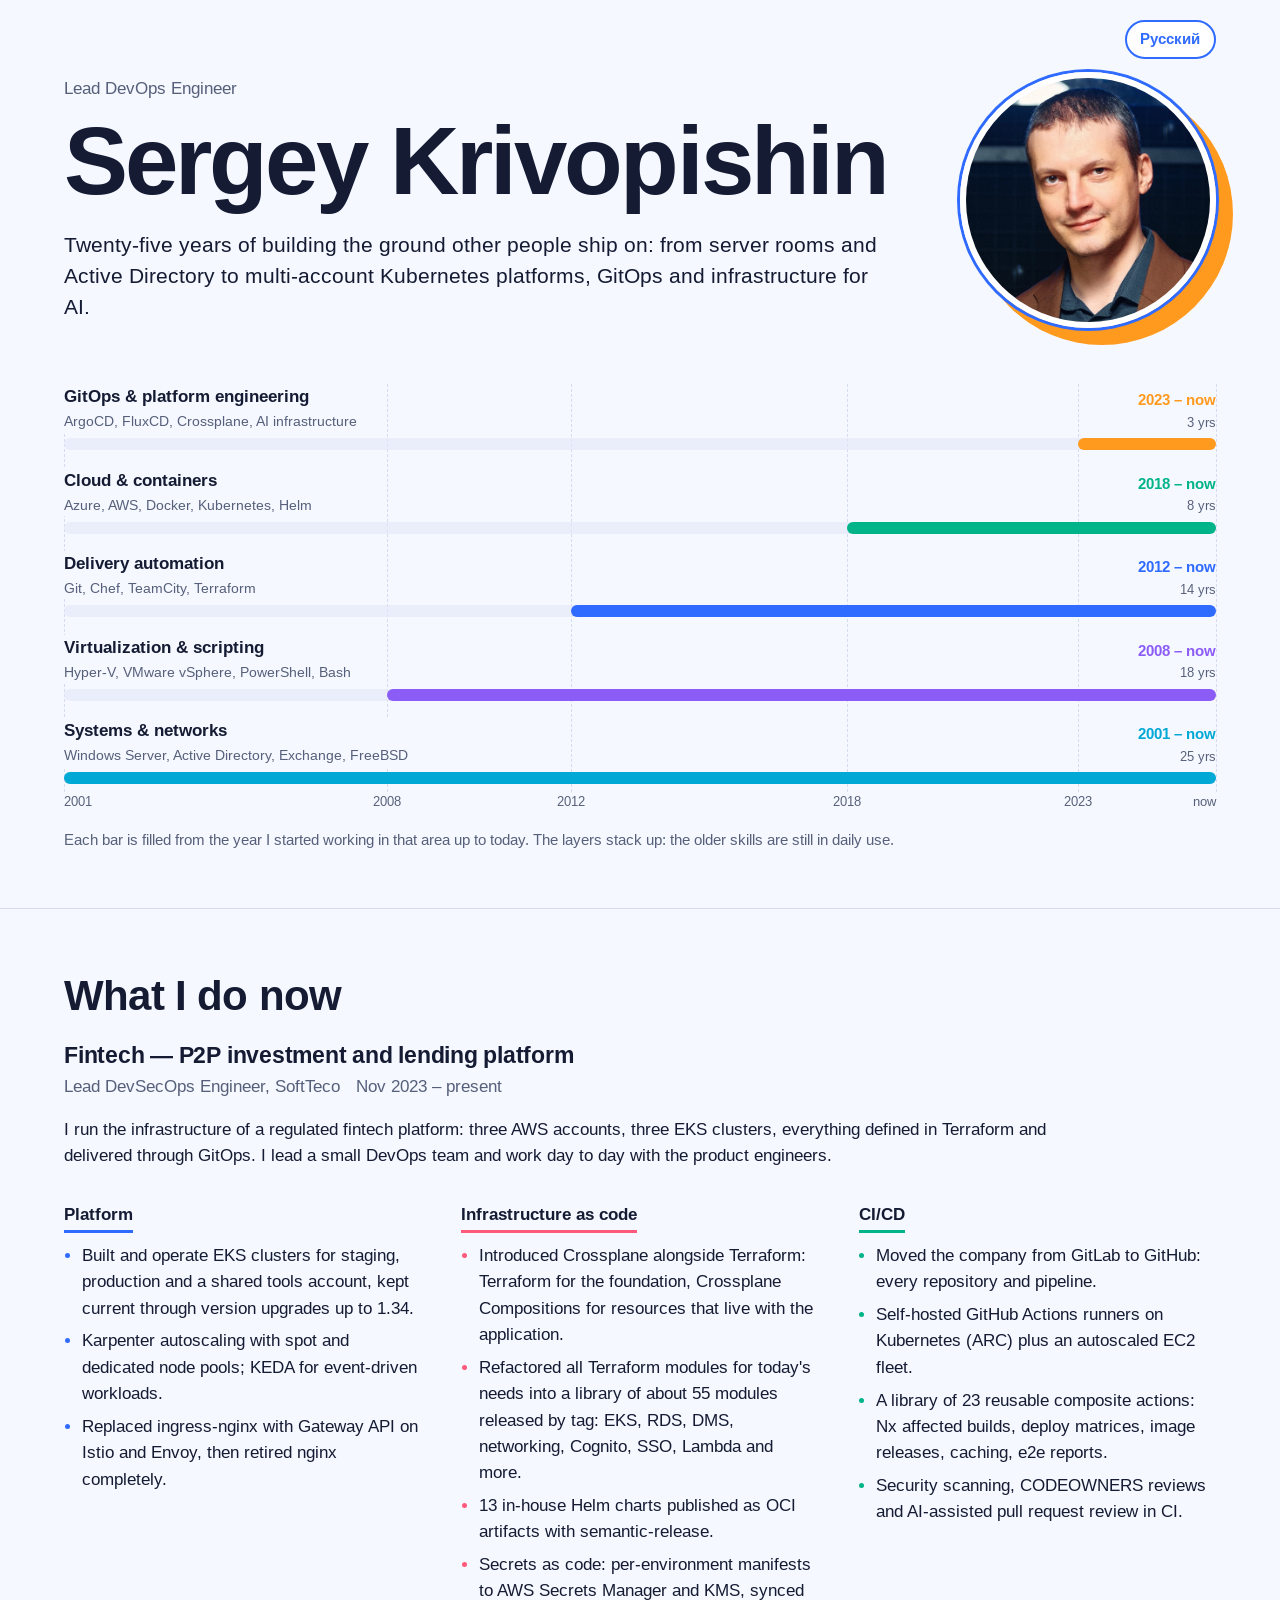
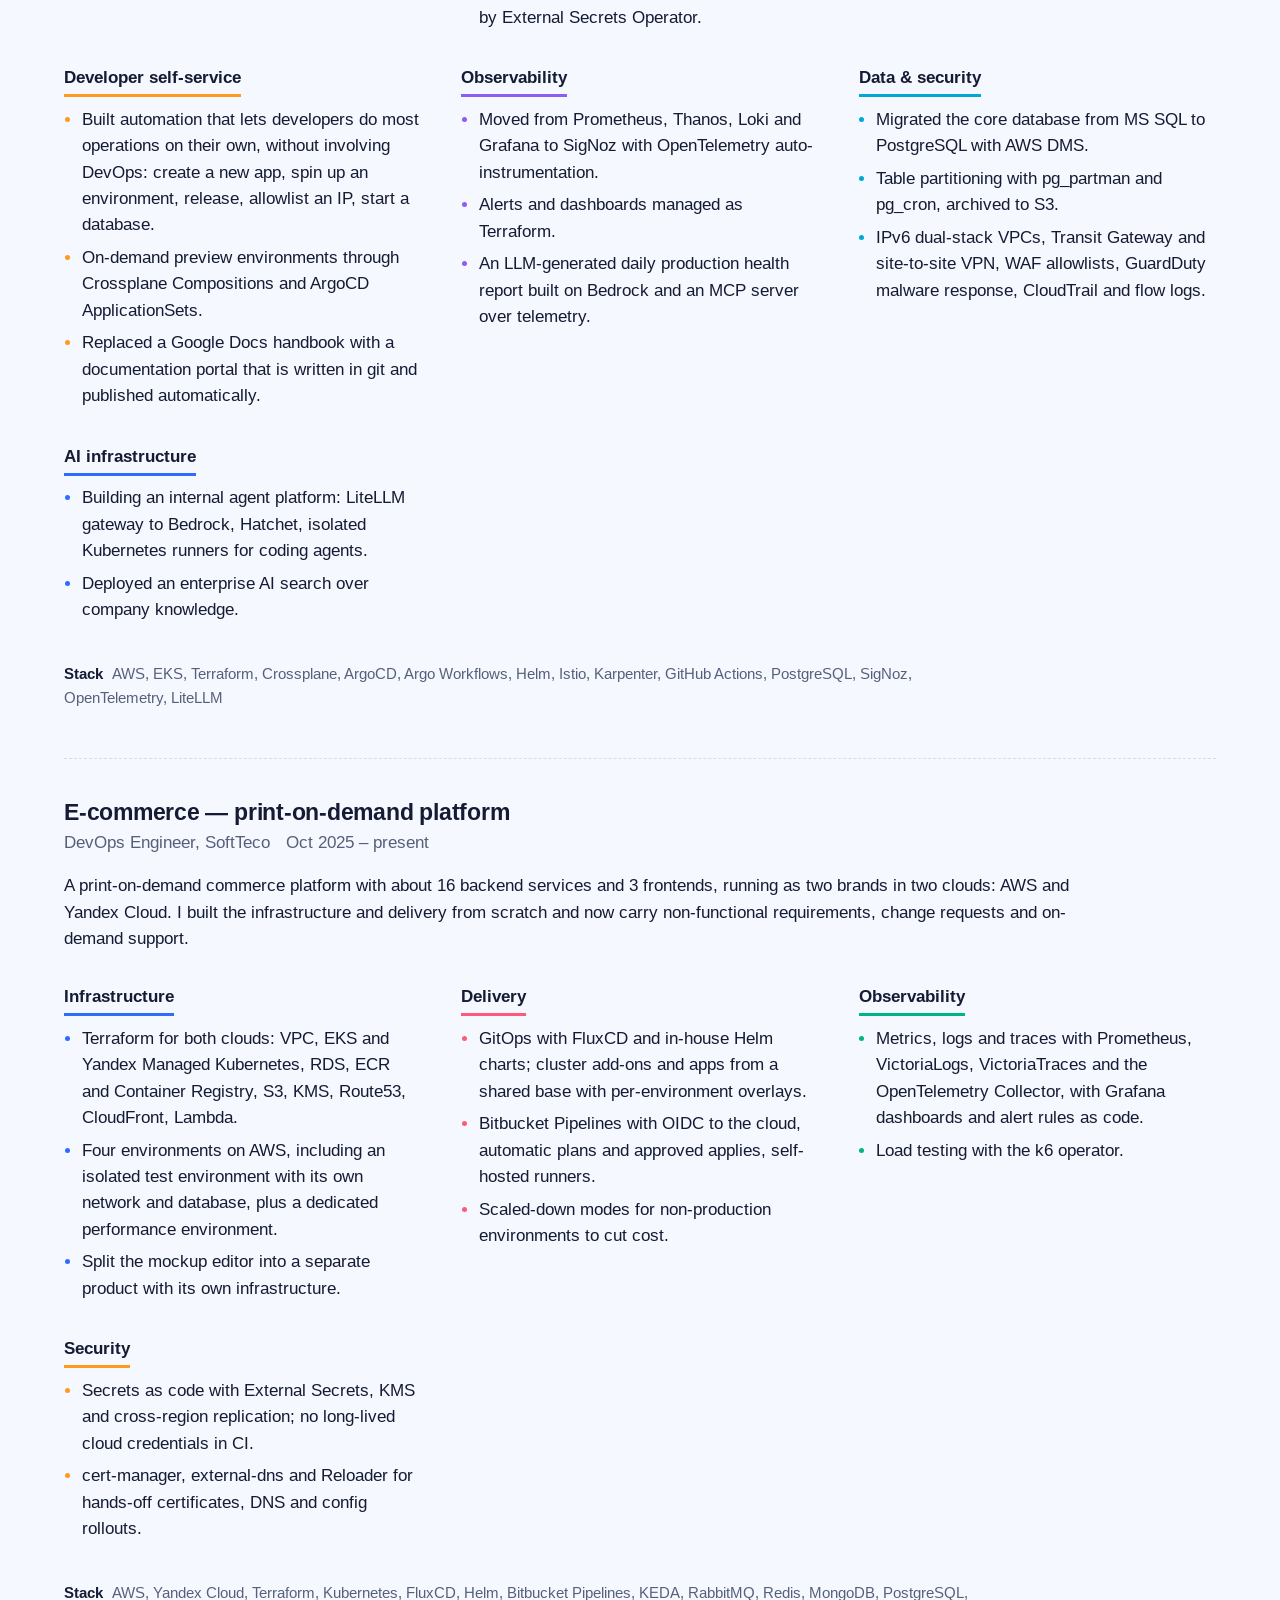
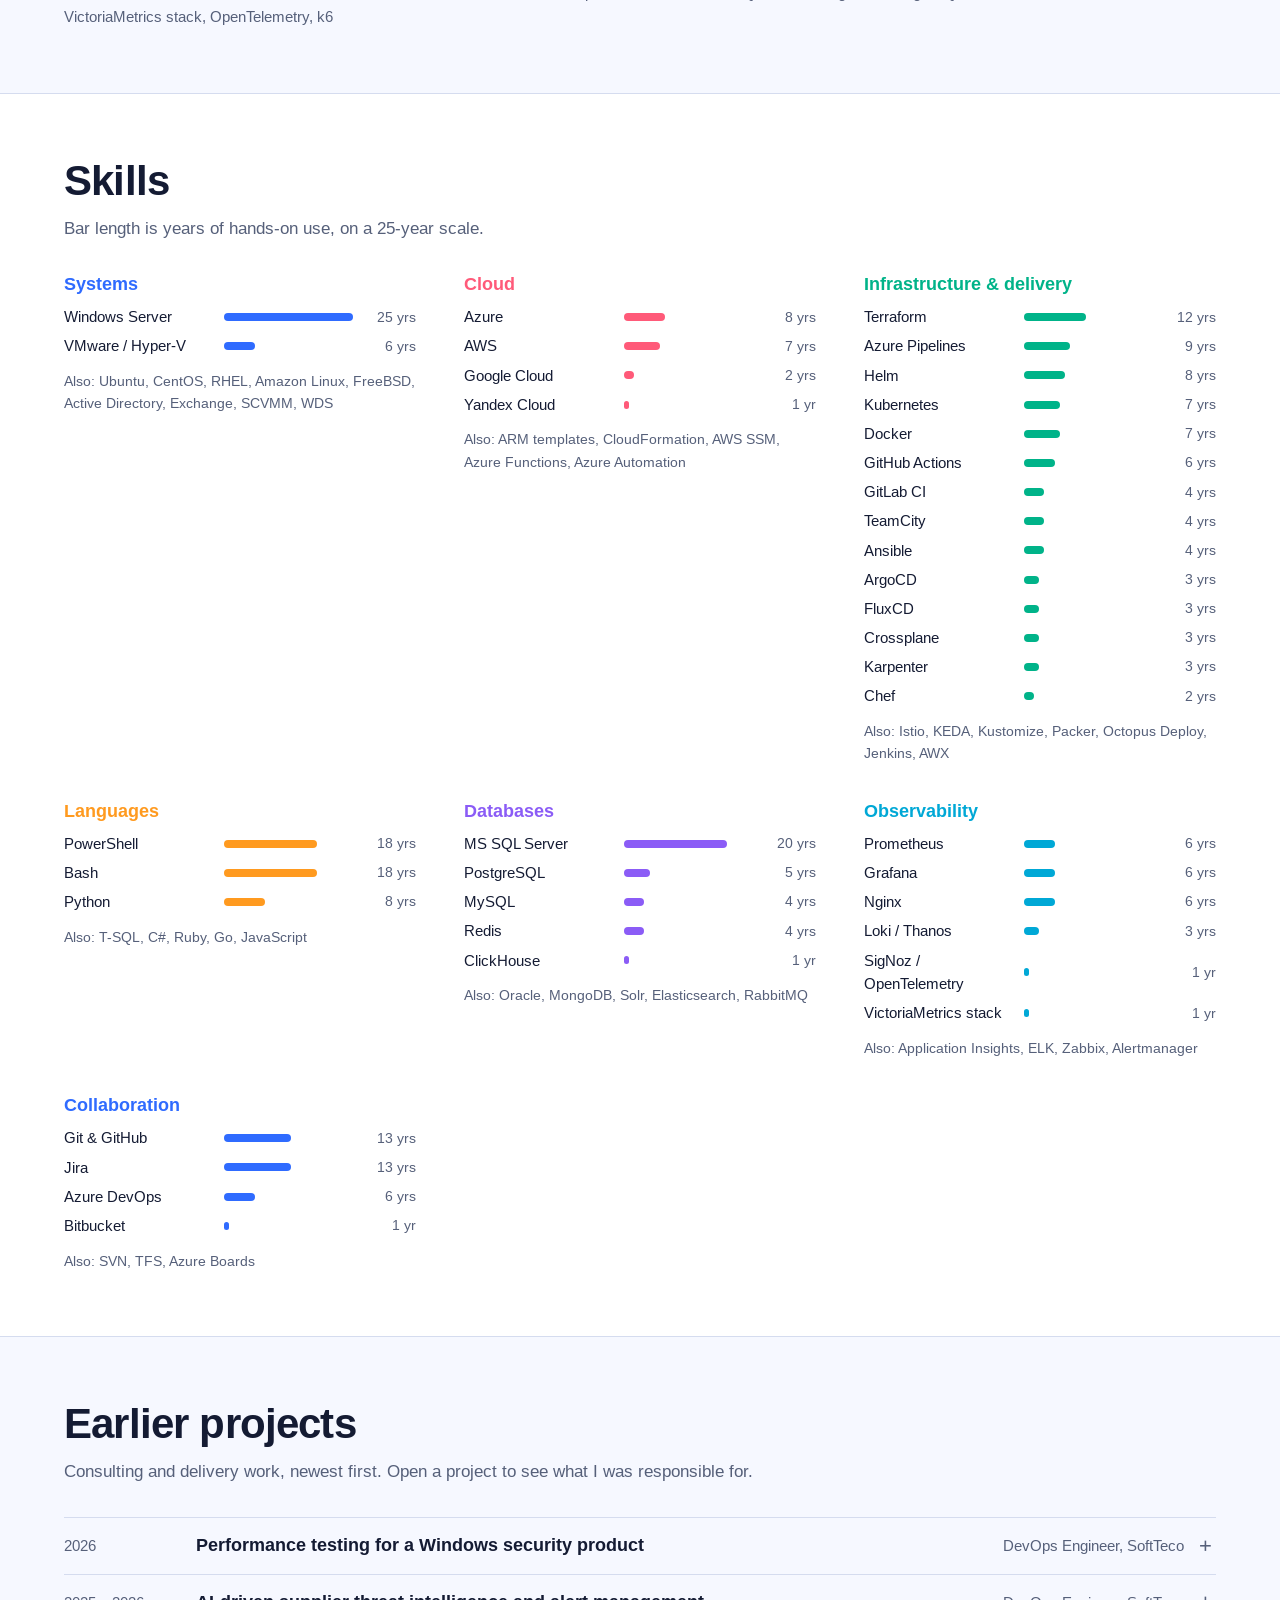
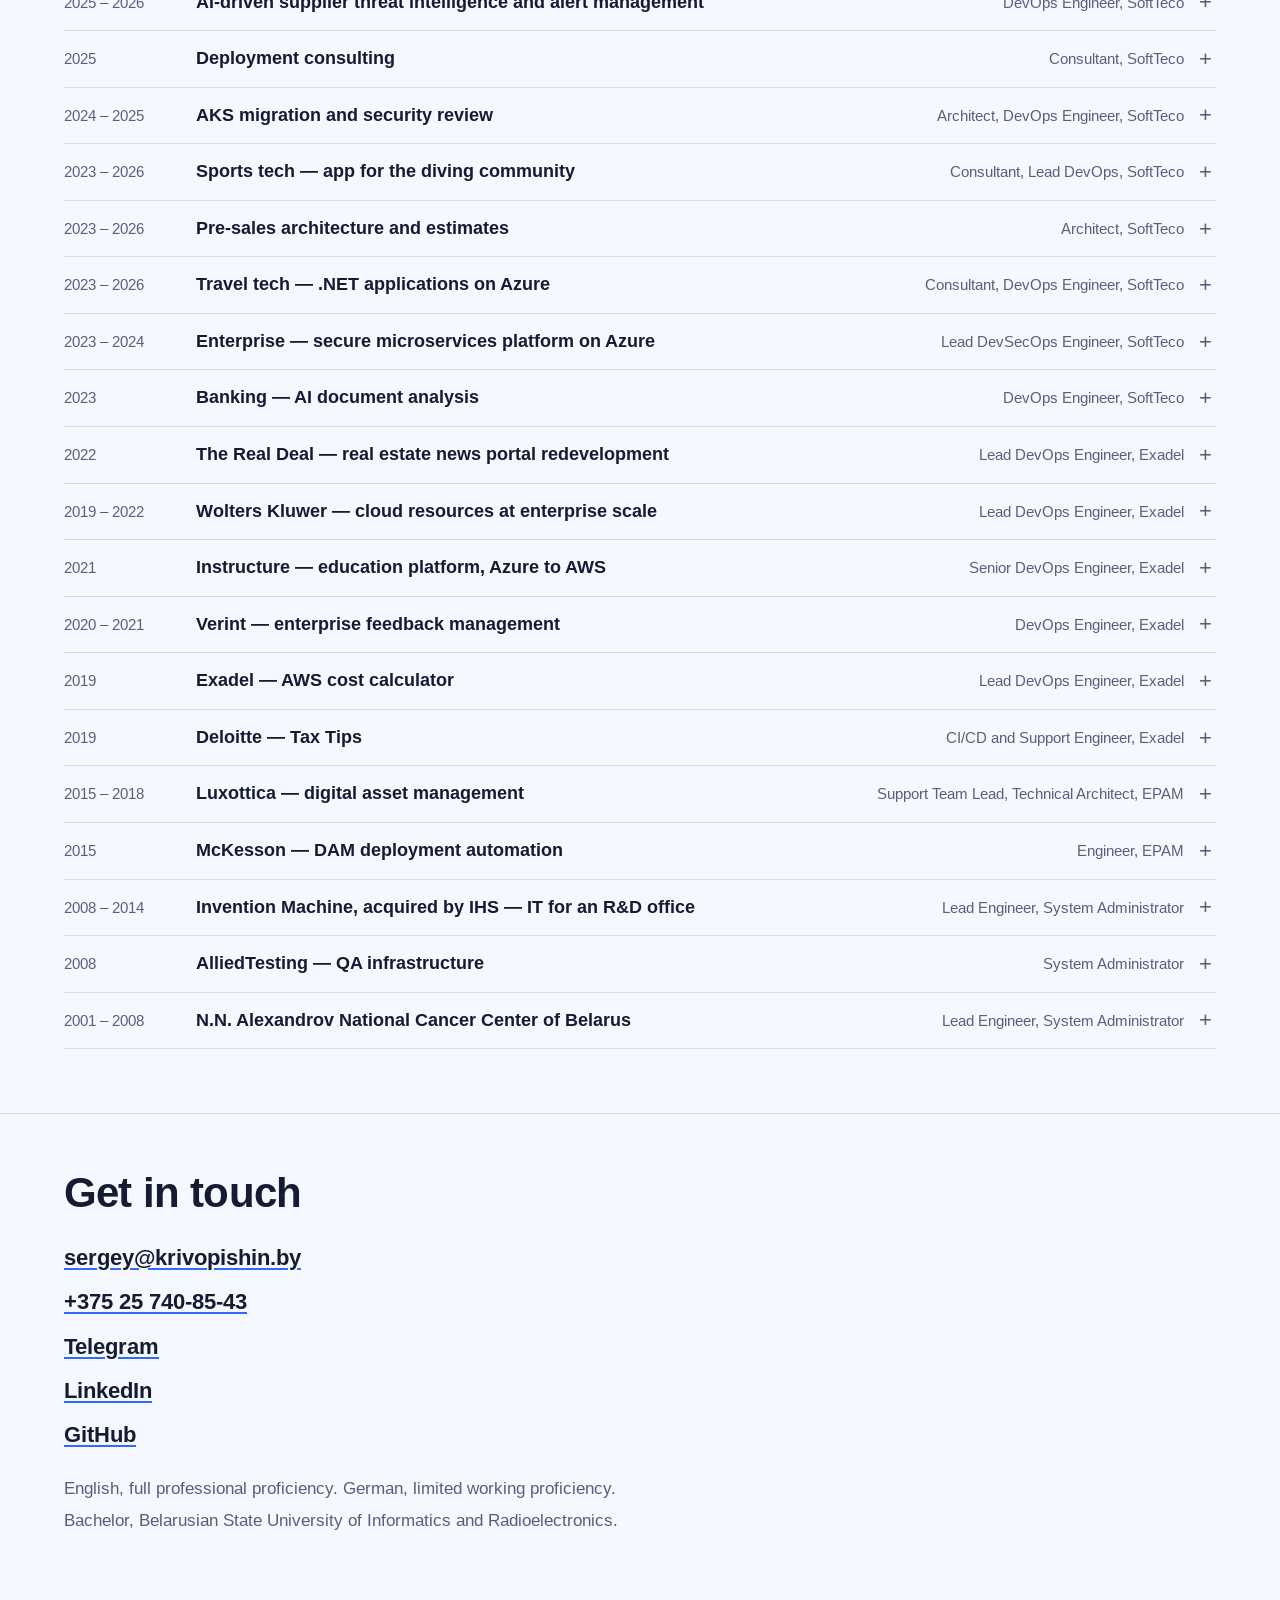
<file: index.html>
<!doctype html>
<html lang="en">
<head>
<meta charset="utf-8">
<meta name="viewport" content="width=device-width, initial-scale=1">
<title>Sergey Krivopishin — DevOps Engineer</title>
<meta name="description" content="Lead DevOps Engineer with 20+ years in IT: Kubernetes platforms, AWS and Azure, Terraform, GitOps, observability and AI infrastructure.">
<link rel="preconnect" href="https://fonts.googleapis.com">
<link rel="preconnect" href="https://fonts.gstatic.com" crossorigin>
<link href="https://fonts.googleapis.com/css2?family=Arimo:ital,wght@0,400;0,500;0,600;0,700;1,400&display=swap" rel="stylesheet">
<link rel="stylesheet" href="styles.css">
<link rel="alternate" hreflang="en" href="https://cv.krivopishin.by/">
<link rel="alternate" hreflang="ru" href="https://cv.krivopishin.by/ru/">
</head>
<body>
<a class="skip" href="#main">Skip to content</a>

<header class="hero">
  <nav class="lang-switch" aria-label="Language"><a href="ru/" hreflang="ru" lang="ru">Русский</a></nav>
  <div class="wrap hero-top">
    <div>
      <p class="kicker">Lead DevOps Engineer</p>
      <h1>Sergey Krivopishin</h1>
      <p class="lede">Twenty-five years of building the ground other people ship on: from server rooms and Active Directory to multi-account Kubernetes platforms, GitOps and infrastructure for AI.</p>
    </div>
    <img class="photo" src="assets/photo.jpg" width="560" height="560" alt="Sergey Krivopishin">
  </div>

  <figure class="strata wrap-wide" aria-labelledby="strata-caption">
    <div class="chart">
    <div class="gridlines" aria-hidden="true">
      <span style="--at:2001"></span>
      <span style="--at:2008"></span>
      <span style="--at:2012"></span>
      <span style="--at:2018"></span>
      <span style="--at:2023"></span>
      <span style="--at:2026"></span>
    </div>
    <div class="strata-rows">
      <div class="layer l5" style="--from:2023">
        <span class="layer-name">GitOps &amp; platform engineering <em>ArgoCD, FluxCD, Crossplane, AI infrastructure</em></span>
        <span class="layer-since">2023 – now <small>3 yrs</small></span>
      </div>
      <div class="layer l4" style="--from:2018">
        <span class="layer-name">Cloud &amp; containers <em>Azure, AWS, Docker, Kubernetes, Helm</em></span>
        <span class="layer-since">2018 – now <small>8 yrs</small></span>
      </div>
      <div class="layer l3" style="--from:2012">
        <span class="layer-name">Delivery automation <em>Git, Chef, TeamCity, Terraform</em></span>
        <span class="layer-since">2012 – now <small>14 yrs</small></span>
      </div>
      <div class="layer l2" style="--from:2008">
        <span class="layer-name">Virtualization &amp; scripting <em>Hyper-V, VMware vSphere, PowerShell, Bash</em></span>
        <span class="layer-since">2008 – now <small>18 yrs</small></span>
      </div>
      <div class="layer l1" style="--from:2001">
        <span class="layer-name">Systems &amp; networks <em>Windows Server, Active Directory, Exchange, FreeBSD</em></span>
        <span class="layer-since">2001 – now <small>25 yrs</small></span>
      </div>
    </div>
    <div class="axis" aria-hidden="true">
      <span style="--at:2001">2001</span>
      <span style="--at:2008">2008</span>
      <span style="--at:2012">2012</span>
      <span style="--at:2018">2018</span>
      <span style="--at:2023">2023</span>
      <span style="--at:2026">now</span>
    </div>
    </div>
    <figcaption id="strata-caption">Each bar is filled from the year I started working in that area up to today. The layers stack up: the older skills are still in daily use.</figcaption>
  </figure>
</header>

<main id="main">

<section class="wrap" aria-labelledby="now">
  <h2 id="now">What I do now</h2>

  <article class="role">
    <div class="role-head">
      <h3>Fintech — P2P investment and lending platform</h3>
      <p class="role-meta">Lead DevSecOps Engineer, SoftTeco <span class="dates">Nov 2023 – present</span></p>
    </div>
    <p>I run the infrastructure of a regulated fintech platform: three AWS accounts, three EKS clusters, everything defined in Terraform and delivered through GitOps. I lead a small DevOps team and work day to day with the product engineers.</p>

    <div class="groups">
      <div class="group">
        <h4>Platform</h4>
        <ul>
          <li>Built and operate EKS clusters for staging, production and a shared tools account, kept current through version upgrades up to 1.34.</li>
          <li>Karpenter autoscaling with spot and dedicated node pools; KEDA for event-driven workloads.</li>
          <li>Replaced ingress-nginx with Gateway API on Istio and Envoy, then retired nginx completely.</li>
        </ul>
      </div>
      <div class="group">
        <h4>Infrastructure as code</h4>
        <ul>
          <li>Introduced Crossplane alongside Terraform: Terraform for the foundation, Crossplane Compositions for resources that live with the application.</li>
          <li>Refactored all Terraform modules for today's needs into a library of about 55 modules released by tag: EKS, RDS, DMS, networking, Cognito, SSO, Lambda and more.</li>
          <li>13 in-house Helm charts published as OCI artifacts with semantic-release.</li>
          <li>Secrets as code: per-environment manifests to AWS Secrets Manager and KMS, synced by External Secrets Operator.</li>
        </ul>
      </div>
      <div class="group">
        <h4>CI/CD</h4>
        <ul>
          <li>Moved the company from GitLab to GitHub: every repository and pipeline.</li>
          <li>Self-hosted GitHub Actions runners on Kubernetes (ARC) plus an autoscaled EC2 fleet.</li>
          <li>A library of 23 reusable composite actions: Nx affected builds, deploy matrices, image releases, caching, e2e reports.</li>
          <li>Security scanning, CODEOWNERS reviews and AI-assisted pull request review in CI.</li>
        </ul>
      </div>
      <div class="group">
        <h4>Developer self-service</h4>
        <ul>
          <li>Built automation that lets developers do most operations on their own, without involving DevOps: create a new app, spin up an environment, release, allowlist an IP, start a database.</li>
          <li>On-demand preview environments through Crossplane Compositions and ArgoCD ApplicationSets.</li>
          <li>Replaced a Google Docs handbook with a documentation portal that is written in git and published automatically.</li>
        </ul>
      </div>
      <div class="group">
        <h4>Observability</h4>
        <ul>
          <li>Moved from Prometheus, Thanos, Loki and Grafana to SigNoz with OpenTelemetry auto-instrumentation.</li>
          <li>Alerts and dashboards managed as Terraform.</li>
          <li>An LLM-generated daily production health report built on Bedrock and an MCP server over telemetry.</li>
        </ul>
      </div>
      <div class="group">
        <h4>Data &amp; security</h4>
        <ul>
          <li>Migrated the core database from MS SQL to PostgreSQL with AWS DMS.</li>
          <li>Table partitioning with pg_partman and pg_cron, archived to S3.</li>
          <li>IPv6 dual-stack VPCs, Transit Gateway and site-to-site VPN, WAF allowlists, GuardDuty malware response, CloudTrail and flow logs.</li>
        </ul>
      </div>
      <div class="group">
        <h4>AI infrastructure</h4>
        <ul>
          <li>Building an internal agent platform: LiteLLM gateway to Bedrock, Hatchet, isolated Kubernetes runners for coding agents.</li>
          <li>Deployed an enterprise AI search over company knowledge.</li>
        </ul>
      </div>
    </div>
    <p class="tools"><span>Stack</span> AWS, EKS, Terraform, Crossplane, ArgoCD, Argo Workflows, Helm, Istio, Karpenter, GitHub Actions, PostgreSQL, SigNoz, OpenTelemetry, LiteLLM</p>
  </article>

  <article class="role">
    <div class="role-head">
      <h3>E-commerce — print-on-demand platform</h3>
      <p class="role-meta">DevOps Engineer, SoftTeco <span class="dates">Oct 2025 – present</span></p>
    </div>
    <p>A print-on-demand commerce platform with about 16 backend services and 3 frontends, running as two brands in two clouds: AWS and Yandex Cloud. I built the infrastructure and delivery from scratch and now carry non-functional requirements, change requests and on-demand support.</p>

    <div class="groups">
      <div class="group">
        <h4>Infrastructure</h4>
        <ul>
          <li>Terraform for both clouds: VPC, EKS and Yandex Managed Kubernetes, RDS, ECR and Container Registry, S3, KMS, Route53, CloudFront, Lambda.</li>
          <li>Four environments on AWS, including an isolated test environment with its own network and database, plus a dedicated performance environment.</li>
          <li>Split the mockup editor into a separate product with its own infrastructure.</li>
        </ul>
      </div>
      <div class="group">
        <h4>Delivery</h4>
        <ul>
          <li>GitOps with FluxCD and in-house Helm charts; cluster add-ons and apps from a shared base with per-environment overlays.</li>
          <li>Bitbucket Pipelines with OIDC to the cloud, automatic plans and approved applies, self-hosted runners.</li>
          <li>Scaled-down modes for non-production environments to cut cost.</li>
        </ul>
      </div>
      <div class="group">
        <h4>Observability</h4>
        <ul>
          <li>Metrics, logs and traces with Prometheus, VictoriaLogs, VictoriaTraces and the OpenTelemetry Collector, with Grafana dashboards and alert rules as code.</li>
          <li>Load testing with the k6 operator.</li>
        </ul>
      </div>
      <div class="group">
        <h4>Security</h4>
        <ul>
          <li>Secrets as code with External Secrets, KMS and cross-region replication; no long-lived cloud credentials in CI.</li>
          <li>cert-manager, external-dns and Reloader for hands-off certificates, DNS and config rollouts.</li>
        </ul>
      </div>
    </div>
    <p class="tools"><span>Stack</span> AWS, Yandex Cloud, Terraform, Kubernetes, FluxCD, Helm, Bitbucket Pipelines, KEDA, RabbitMQ, Redis, MongoDB, PostgreSQL, VictoriaMetrics stack, OpenTelemetry, k6</p>
  </article>
</section>

<section class="wrap" aria-labelledby="skills">
  <h2 id="skills">Skills</h2>
  <p class="section-note">Bar length is years of hands-on use, on a 25-year scale.</p>

  <div class="skill-groups">
    <div class="skill-group">
      <h3>Systems</h3>
      <dl class="bars">
        <div style="--y:25"><dt>Windows Server</dt><dd>25 yrs</dd></div>
        <div style="--y:6"><dt>VMware / Hyper-V</dt><dd>6 yrs</dd></div>
      </dl>
      <p class="also">Also: Ubuntu, CentOS, RHEL, Amazon Linux, FreeBSD, Active Directory, Exchange, SCVMM, WDS</p>
    </div>
    <div class="skill-group">
      <h3>Cloud</h3>
      <dl class="bars">
        <div style="--y:8"><dt>Azure</dt><dd>8 yrs</dd></div>
        <div style="--y:7"><dt>AWS</dt><dd>7 yrs</dd></div>
        <div style="--y:2"><dt>Google Cloud</dt><dd>2 yrs</dd></div>
        <div style="--y:1"><dt>Yandex Cloud</dt><dd>1 yr</dd></div>
      </dl>
      <p class="also">Also: ARM templates, CloudFormation, AWS SSM, Azure Functions, Azure Automation</p>
    </div>
    <div class="skill-group">
      <h3>Infrastructure &amp; delivery</h3>
      <dl class="bars">
        <div style="--y:12"><dt>Terraform</dt><dd>12 yrs</dd></div>
        <div style="--y:9"><dt>Azure Pipelines</dt><dd>9 yrs</dd></div>
        <div style="--y:8"><dt>Helm</dt><dd>8 yrs</dd></div>
        <div style="--y:7"><dt>Kubernetes</dt><dd>7 yrs</dd></div>
        <div style="--y:7"><dt>Docker</dt><dd>7 yrs</dd></div>
        <div style="--y:6"><dt>GitHub Actions</dt><dd>6 yrs</dd></div>
        <div style="--y:4"><dt>GitLab CI</dt><dd>4 yrs</dd></div>
        <div style="--y:4"><dt>TeamCity</dt><dd>4 yrs</dd></div>
        <div style="--y:4"><dt>Ansible</dt><dd>4 yrs</dd></div>
        <div style="--y:3"><dt>ArgoCD</dt><dd>3 yrs</dd></div>
        <div style="--y:3"><dt>FluxCD</dt><dd>3 yrs</dd></div>
        <div style="--y:3"><dt>Crossplane</dt><dd>3 yrs</dd></div>
        <div style="--y:3"><dt>Karpenter</dt><dd>3 yrs</dd></div>
        <div style="--y:2"><dt>Chef</dt><dd>2 yrs</dd></div>
      </dl>
      <p class="also">Also: Istio, KEDA, Kustomize, Packer, Octopus Deploy, Jenkins, AWX</p>
    </div>
    <div class="skill-group">
      <h3>Languages</h3>
      <dl class="bars">
        <div style="--y:18"><dt>PowerShell</dt><dd>18 yrs</dd></div>
        <div style="--y:18"><dt>Bash</dt><dd>18 yrs</dd></div>
        <div style="--y:8"><dt>Python</dt><dd>8 yrs</dd></div>
      </dl>
      <p class="also">Also: T-SQL, C#, Ruby, Go, JavaScript</p>
    </div>
    <div class="skill-group">
      <h3>Databases</h3>
      <dl class="bars">
        <div style="--y:20"><dt>MS SQL Server</dt><dd>20 yrs</dd></div>
        <div style="--y:5"><dt>PostgreSQL</dt><dd>5 yrs</dd></div>
        <div style="--y:4"><dt>MySQL</dt><dd>4 yrs</dd></div>
        <div style="--y:4"><dt>Redis</dt><dd>4 yrs</dd></div>
        <div style="--y:1"><dt>ClickHouse</dt><dd>1 yr</dd></div>
      </dl>
      <p class="also">Also: Oracle, MongoDB, Solr, Elasticsearch, RabbitMQ</p>
    </div>
    <div class="skill-group">
      <h3>Observability</h3>
      <dl class="bars">
        <div style="--y:6"><dt>Prometheus</dt><dd>6 yrs</dd></div>
        <div style="--y:6"><dt>Grafana</dt><dd>6 yrs</dd></div>
        <div style="--y:6"><dt>Nginx</dt><dd>6 yrs</dd></div>
        <div style="--y:3"><dt>Loki / Thanos</dt><dd>3 yrs</dd></div>
        <div style="--y:1"><dt>SigNoz / OpenTelemetry</dt><dd>1 yr</dd></div>
        <div style="--y:1"><dt>VictoriaMetrics stack</dt><dd>1 yr</dd></div>
      </dl>
      <p class="also">Also: Application Insights, ELK, Zabbix, Alertmanager</p>
    </div>
    <div class="skill-group">
      <h3>Collaboration</h3>
      <dl class="bars">
        <div style="--y:13"><dt>Git &amp; GitHub</dt><dd>13 yrs</dd></div>
        <div style="--y:13"><dt>Jira</dt><dd>13 yrs</dd></div>
        <div style="--y:6"><dt>Azure DevOps</dt><dd>6 yrs</dd></div>
        <div style="--y:1"><dt>Bitbucket</dt><dd>1 yr</dd></div>
      </dl>
      <p class="also">Also: SVN, TFS, Azure Boards</p>
    </div>
  </div>
</section>

<section class="wrap" aria-labelledby="experience">
  <h2 id="experience">Earlier projects</h2>
  <p class="section-note">Consulting and delivery work, newest first. Open a project to see what I was responsible for.</p>

  <ol class="history">
    <li>
      <details>
        <summary><span class="h-dates">2026</span><span class="h-title">Performance testing for a Windows security product</span><span class="h-role">DevOps Engineer, SoftTeco</span></summary>
        <div class="h-body">
          <p>Built the environment for load testing a Windows security product that analyses and signs documents on the fly as users open them.</p>
          <ul>
            <li>Windows Server hosts on EC2 with access through SSM and RDP.</li>
            <li>HAProxy and nginx in front, Prometheus and Grafana for metrics, supporting services in Docker Compose.</li>
          </ul>
          <p class="tools"><span>Stack</span> AWS, EC2 Windows Server, SSM, HAProxy, nginx, Prometheus, Grafana, Docker Compose</p>
        </div>
      </details>
    </li>
    <li>
      <details>
        <summary><span class="h-dates">2025 – 2026</span><span class="h-title">AI-driven supplier threat intelligence and alert management</span><span class="h-role">DevOps Engineer, SoftTeco</span></summary>
        <div class="h-body">
          <p>An AI-based Kubernetes application that collects and analyses security incidents across suppliers.</p>
          <ul>
            <li>Built and delivered the Azure infrastructure as code.</li>
            <li>Owned build, release and deployment of the applications.</li>
          </ul>
          <p class="tools"><span>Stack</span> Azure, Azure Pipelines, Terraform, Helm, Docker, FluxCD</p>
        </div>
      </details>
    </li>
    <li>
      <details>
        <summary><span class="h-dates">2025</span><span class="h-title">Deployment consulting</span><span class="h-role">Consultant, SoftTeco</span></summary>
        <div class="h-body">
          <p>Advised a client team on how to deploy and run their application.</p>
        </div>
      </details>
    </li>
    <li>
      <details>
        <summary><span class="h-dates">2024 – 2025</span><span class="h-title">AKS migration and security review</span><span class="h-role">Architect, DevOps Engineer, SoftTeco</span></summary>
        <div class="h-body">
          <p>Discovery, architecture and plan for moving a production AKS cluster and its registry to a new Azure subscription.</p>
          <ul>
            <li>Designed the target setup and a step-by-step cutover: service principals, image transfer, CI secrets, DNS switch.</li>
            <li>Security and reliability review with prioritised fixes: secrets out of git into Key Vault, everything as code, HA for Redis and RabbitMQ, resource requests and limits, spot nodes for dev.</li>
            <li>Proposed Helm and GitOps for application delivery and estimated the whole programme.</li>
          </ul>
          <p class="tools"><span>Stack</span> Azure, AKS, ACR, Key Vault, Helm, Prometheus, Grafana, ingress-nginx, cert-manager</p>
        </div>
      </details>
    </li>
    <li>
      <details>
        <summary><span class="h-dates">2023 – 2026</span><span class="h-title">Sports tech — app for the diving community</span><span class="h-role">Consultant, Lead DevOps, SoftTeco</span></summary>
        <div class="h-body">
          <p>A social and competition platform for divers, parents, judges and coaches, on web and mobile.</p>
          <ul>
            <li>Led the DevOps engineers and made infrastructure decisions on scalability, security and cost.</li>
            <li>Worked with developers on application architecture.</li>
            <li>Troubleshot production incidents and set deployment and monitoring practices.</li>
            <li>Stayed on for ongoing support in 2025–2026.</li>
          </ul>
          <p class="tools"><span>Stack</span> GCP, GitHub, Kubernetes, Terraform, PostgreSQL</p>
        </div>
      </details>
    </li>
    <li>
      <details>
        <summary><span class="h-dates">2023 – 2026</span><span class="h-title">Pre-sales architecture and estimates</span><span class="h-role">Architect, SoftTeco</span></summary>
        <div class="h-body">
          <p>Answered client requests for proposals with infrastructure designs, CI/CD plans and cost estimates.</p>
          <ul>
            <li>An AI product covering NLP and video and audio comprehension: infrastructure, CI/CD and MVP cost.</li>
            <li>A smart mirror that lets shoppers try on clothes virtually: software and hardware architecture around a GPU and neural networks.</li>
          </ul>
          <p class="tools"><span>Stack</span> Azure, AWS, Kubernetes, GitHub Actions</p>
        </div>
      </details>
    </li>
    <li>
      <details>
        <summary><span class="h-dates">2023 – 2026</span><span class="h-title">Travel tech — .NET applications on Azure</span><span class="h-role">Consultant, DevOps Engineer, SoftTeco</span></summary>
        <div class="h-body">
          <p>Rescued and then supported the delivery of a travel company's .NET applications on Azure, across two of its products.</p>
          <ul>
            <li>Audited and fixed the CI/CD pipelines and planned the next improvements.</li>
            <li>Set up and maintained Web Apps and Azure SQL, with automatic certificate renewal.</li>
          </ul>
          <p class="tools"><span>Stack</span> Azure Web Apps, Azure SQL, .NET, MSBuild, Jenkins, GitHub</p>
        </div>
      </details>
    </li>
    <li>
      <details>
        <summary><span class="h-dates">2023 – 2024</span><span class="h-title">Enterprise — secure microservices platform on Azure</span><span class="h-role">Lead DevSecOps Engineer, SoftTeco</span></summary>
        <div class="h-body">
          <p>An urgent, security-first build of dev, test, pre-prod and prod environments on Azure, under least-privilege access.</p>
          <ul>
            <li>Refactored all Terraform and built the Azure DevOps pipelines and Dockerfiles.</li>
            <li>Private AKS cluster in a hub-and-spoke network, with access locked down by port and IP.</li>
            <li>Designed service-to-service communication and wrote the communication matrix.</li>
            <li>Worked through the customer's security team for every access; documented the architecture and implementation.</li>
          </ul>
          <p class="tools"><span>Stack</span> Azure, AKS, Azure DevOps, Terraform, Docker, Helm, Python</p>
        </div>
      </details>
    </li>
    <li>
      <details>
        <summary><span class="h-dates">2023</span><span class="h-title">Banking — AI document analysis</span><span class="h-role">DevOps Engineer, SoftTeco</span></summary>
        <div class="h-body">
          <p>Infrastructure for an AI tool that analyses bank documents automatically.</p>
          <ul>
            <li>Terraform for the cloud resources, Azure DevOps pipelines, Helm charts.</li>
          </ul>
          <p class="tools"><span>Stack</span> Azure, Azure DevOps, Terraform, GitHub Actions, Kubernetes</p>
        </div>
      </details>
    </li>
    <li>
      <details>
        <summary><span class="h-dates">2022</span><span class="h-title">The Real Deal — real estate news portal redevelopment</span><span class="h-role">Lead DevOps Engineer, Exadel</span></summary>
        <div class="h-body">
          <p>A multi-regional US real estate news portal rebuilt from the ground up. Team of four developers, an architect and me as the only DevOps engineer.</p>
          <div class="groups">
            <div class="group">
              <h4>Architecture</h4>
              <ul>
                <li>Acted as solution architect for the new platform.</li>
                <li>Designed a secure AWS infrastructure and a disaster recovery plan with a preliminary estimate.</li>
              </ul>
            </div>
            <div class="group">
              <h4>Delivery</h4>
              <ul>
                <li>Infrastructure as code with Terraform, deployed into EKS.</li>
                <li>CI/CD for the microservices with Docker, Helm and GitHub Actions; branching and versioning strategy.</li>
              </ul>
            </div>
            <div class="group">
              <h4>Team</h4>
              <ul>
                <li>Guided developers on performance and security issues.</li>
              </ul>
            </div>
          </div>
          <p class="tools"><span>Stack</span> AWS, EKS, Terraform, Helm, Docker, GitHub Actions, Bash, WordPress</p>
        </div>
      </details>
    </li>
    <li>
      <details>
        <summary><span class="h-dates">2019 – 2022</span><span class="h-title">Wolters Kluwer — cloud resources at enterprise scale</span><span class="h-role">Lead DevOps Engineer, Exadel</span></summary>
        <div class="h-body">
          <p>A DevOps practice of 10 to 20 engineers serving the internal departments of a large enterprise with many Azure subscriptions and AWS accounts.</p>
          <div class="groups">
            <div class="group">
              <h4>Platform</h4>
              <ul>
                <li>Built and supported a container-as-a-service offering for internal customers.</li>
                <li>Refactored the CI/CD pipeline for the move to the newest Windows Server version.</li>
              </ul>
            </div>
            <div class="group">
              <h4>Configuration and hardening</h4>
              <ul>
                <li>A configuration and validation service for Azure VMs and EC2 instances on Ansible and AWX, driven through the Azure agent and AWS SSM, with custom Ansible plugins in Python.</li>
                <li>CIS hardening automation for the whole fleet.</li>
              </ul>
            </div>
            <div class="group">
              <h4>Tooling</h4>
              <ul>
                <li>Designed and ran a cloud inventory solution on Azure Automation and Azure Functions.</li>
                <li>Designed the migration from Azure AD SSO to AWS SAML 2.0 SSO.</li>
              </ul>
            </div>
            <div class="group">
              <h4>Leadership</h4>
              <ul>
                <li>Led teams of 2 to 4 engineers as scrum master and coordinator.</li>
              </ul>
            </div>
          </div>
          <p class="tools"><span>Stack</span> Azure DevOps, Terraform, ARM, CloudFormation, Kubernetes, Ansible, AWX, AWS SSM, Python, PowerShell, Bash, Azure Automation, Azure Functions, Logic Apps</p>
        </div>
      </details>
    </li>
    <li>
      <details>
        <summary><span class="h-dates">2021</span><span class="h-title">Instructure — education platform, Azure to AWS</span><span class="h-role">Senior DevOps Engineer, Exadel</span></summary>
        <div class="h-body">
          <p>An educational platform for schools and universities that had to move from Azure to AWS.</p>
          <div class="groups">
            <div class="group">
              <h4>Migration</h4>
              <ul>
                <li>Designed the migration strategy for the ASP.NET applications.</li>
                <li>Moved the applications from Azure Web Apps to AWS Lightsail.</li>
                <li>Moved the database from Azure SQL to Amazon RDS with AWS DMS.</li>
              </ul>
            </div>
          </div>
          <p class="tools"><span>Stack</span> Azure, AWS, Lightsail, RDS, DMS, MS SQL, Docker</p>
        </div>
      </details>
    </li>
    <li>
      <details>
        <summary><span class="h-dates">2020 – 2021</span><span class="h-title">Verint — enterprise feedback management</span><span class="h-role">DevOps Engineer, Exadel</span></summary>
        <div class="h-body">
          <p>A feedback management platform whose legacy components kept failing to install.</p>
          <div class="groups">
            <div class="group">
              <h4>Automation</h4>
              <ul>
                <li>Automated the CI/CD pipeline and the configuration of legacy software.</li>
                <li>Moved application provisioning from PowerShell scripts to Ansible.</li>
                <li>Tracked down the root causes of old installation failures.</li>
              </ul>
            </div>
            <div class="group">
              <h4>Team</h4>
              <ul>
                <li>Supported the development team in daily work.</li>
              </ul>
            </div>
          </div>
          <p class="tools"><span>Stack</span> Octopus Deploy, Ansible, PowerShell, GitLab</p>
        </div>
      </details>
    </li>
    <li>
      <details>
        <summary><span class="h-dates">2019</span><span class="h-title">Exadel — AWS cost calculator</span><span class="h-role">Lead DevOps Engineer, Exadel</span></summary>
        <div class="h-body">
          <p>An internal Exadel project: automated calculation of AWS costs.</p>
          <p class="tools"><span>Stack</span> AWS, PowerShell</p>
        </div>
      </details>
    </li>
    <li>
      <details>
        <summary><span class="h-dates">2019</span><span class="h-title">Deloitte — Tax Tips</span><span class="h-role">CI/CD and Support Engineer, Exadel</span></summary>
        <div class="h-body">
          <p>An internal tax calculation application whose microservice delivery needed an update.</p>
          <ul>
            <li>Refactored the Docker deployment.</li>
            <li>Automated work item updates in Azure DevOps.</li>
            <li>Scheduled start and stop of VMs by resource group and tags to cut cost.</li>
          </ul>
          <p class="tools"><span>Stack</span> Azure DevOps, Azure IaaS, Docker, PowerShell</p>
        </div>
      </details>
    </li>
    <li>
      <details>
        <summary><span class="h-dates">2015 – 2018</span><span class="h-title">Luxottica — digital asset management</span><span class="h-role">Support Team Lead, Technical Architect, EPAM</span></summary>
        <div class="h-body">
          <p>Luxottica's Content Lab and DAM, built on ADAM Software. Grew from coordinating a four-person support team into the stream's lead and technical architect.</p>
          <div class="groups">
            <div class="group">
              <h4>Process</h4>
              <ul>
                <li>Built the support process from zero, following ITIL practices.</li>
                <li>Reporting and Jira visibility for the customer and the team, with regular customer meetings.</li>
                <li>Backlog reviews and onboarding of newcomers.</li>
              </ul>
            </div>
            <div class="group">
              <h4>Engineering</h4>
              <ul>
                <li>Solution design as the stream's technical expert.</li>
                <li>CI/CD and deployment improvements, infrastructure changes, bug fixing.</li>
                <li>Developed the ADAM PowerShell module.</li>
              </ul>
            </div>
            <div class="group">
              <h4>Support</h4>
              <ul>
                <li>Customer and internal support, root-cause analysis of problems.</li>
              </ul>
            </div>
          </div>
          <p class="tools"><span>Stack</span> MS SQL, Solr, Elasticsearch, TeamCity, PowerShell, Visual Studio, MSBuild, MSDeploy, Sonar, Application Insights, Azure IaaS, .NET</p>
        </div>
      </details>
    </li>
    <li>
      <details>
        <summary><span class="h-dates">2015</span><span class="h-title">McKesson — DAM deployment automation</span><span class="h-role">Engineer, EPAM</span></summary>
        <div class="h-body">
          <p>A digital asset management system on ADAM Software.</p>
          <ul>
            <li>Automated the whole product deployment from scratch.</li>
            <li>One-touch deployment that updates Jira tickets and versions and emails release notes.</li>
            <li>Automatic rollback.</li>
          </ul>
          <p class="tools"><span>Stack</span> TeamCity, PowerShell, DSC, Web Deploy, Jira API, MS SQL 2012</p>
        </div>
      </details>
    </li>
    <li>
      <details>
        <summary><span class="h-dates">2008 – 2014</span><span class="h-title">Invention Machine, acquired by IHS — IT for an R&amp;D office</span><span class="h-role">Lead Engineer, System Administrator</span></summary>
        <div class="h-body">
          <p>Started as the sole administrator of a 60-person office of developers and testers running about 50 self-assembled desktops as servers. After IHS bought the company, I led the Minsk side of moving the office, by then 100 people, into IHS, with a team of network, support and phone engineers.</p>
          <div class="groups">
            <div class="group">
              <h4>Infrastructure</h4>
              <ul>
                <li>Upgraded the Windows 2000 domain controllers and Exchange 2000 to 2007.</li>
                <li>RIS and WDS for OS deployment; Forefront central antivirus in place of NOD32.</li>
                <li>Built a new server room with a blade chassis and 3PAR storage.</li>
              </ul>
            </div>
            <div class="group">
              <h4>Acquisition</h4>
              <ul>
                <li>Moved the office to the IHS domain: accounts, trusts, servers, workstations, user profiles and data.</li>
                <li>Owned hardware design and procurement and the risk discussions for the Minsk office.</li>
                <li>Integrated digital phones and conference rooms; audited the network of the expanded office and took part in the vendor choice.</li>
              </ul>
            </div>
            <div class="group">
              <h4>Virtualization</h4>
              <ul>
                <li>Moved from VMware Workstation to Hyper-V with SCVMM 2008.</li>
                <li>Later migrated nearly all VMs to vSphere; installed and ran vCenter, fixed storage connectivity to ESXi, set up PowerChute Network Shutdown.</li>
              </ul>
            </div>
            <div class="group">
              <h4>Network</h4>
              <ul>
                <li>Ran the IPsec site-to-site link to the US office: Cisco ASA on one side, FreeBSD on the other.</li>
                <li>Remote access through RRAS VPN and later Remote Desktop Gateway; brought up a new fibre link from the UK.</li>
                <li>Monitoring with munin, mrtg and softflowd; rebuilt the server room network during an office move.</li>
              </ul>
            </div>
            <div class="group">
              <h4>QA tooling</h4>
              <ul>
                <li>Rewrote the web UI of the QA test framework: the main page now loads in 1–2 seconds instead of minutes or a timeout.</li>
                <li>Cut the daily test report from 40 minutes – 4 hours down to 5–8 minutes across 20,000 tests.</li>
                <li>Prepared dev and test environments, including PTC Windchill, EMC Documentum and Oracle.</li>
              </ul>
            </div>
            <div class="group">
              <h4>Delivery</h4>
              <ul>
                <li>Introduced Chef for deploying the product on the production site, with a cookbook for the index node.</li>
                <li>Built a web portal for the physical access system on Web API 2 and AngularJS.</li>
              </ul>
            </div>
          </div>
          <p class="tools"><span>Stack</span> Windows Server 2000–2012, AD, Exchange, WSUS, WDS, GPO, SharePoint, Hyper-V, SCVMM, vSphere, ESXi, 3PAR, FreeBSD, Chef, Ruby, C#, AngularJS, MS SQL, Oracle 10g, Paradox, PowerShell</p>
        </div>
      </details>
    </li>
    <li>
      <details>
        <summary><span class="h-dates">2008</span><span class="h-title">AlliedTesting — QA infrastructure</span><span class="h-role">System Administrator</span></summary>
        <div class="h-body">
          <p>One of two administrators in a 60-person testing office.</p>
          <ul>
            <li>Clean OS reinstalls for testers and regular software audits.</li>
            <li>Automated installs with RIS, then upgraded to WDS with backward compatibility.</li>
            <li>Proposed and started the move to virtualization.</li>
          </ul>
          <p class="tools"><span>Stack</span> Windows Server 2003, RIS, WDS</p>
        </div>
      </details>
    </li>
    <li>
      <details>
        <summary><span class="h-dates">2001 – 2008</span><span class="h-title">N.N. Alexandrov National Cancer Center of Belarus</span><span class="h-role">Lead Engineer, System Administrator</span></summary>
        <div class="h-body">
          <p>Started as a technician and grew the center's IT from one server and 20 PCs to 4 servers and about 200 PCs.</p>
          <div class="groups">
            <div class="group">
              <h4>Infrastructure</h4>
              <ul>
                <li>Replaced an ad-hoc network with Active Directory, DNS and DHCP.</li>
                <li>Exchange as the mail server; a Squid proxy with AD authentication and traffic shaping.</li>
                <li>Planned and cabled the network expansion.</li>
              </ul>
            </div>
            <div class="group">
              <h4>Medical imaging</h4>
              <ul>
                <li>On the team that built a system storing X-ray images from every machine and serving them to any doctor's PC.</li>
                <li>Found and adapted an open-source DICOM server and wrote its management UI.</li>
                <li>Saved the center about $250,000 a year and let doctors see every image of a patient, not just the printed few.</li>
              </ul>
            </div>
            <div class="group">
              <h4>Events</h4>
              <ul>
                <li>Ran the technical side of medical conferences, including the 3rd Congress of CIS Oncologists.</li>
              </ul>
            </div>
          </div>
          <p class="tools"><span>Stack</span> Windows 2000 Server, AD, DNS, DHCP, Exchange 2000, FreeBSD, Squid, Apache, MS SQL 2000, C#</p>
        </div>
      </details>
    </li>
  </ol>
</section>

</main>

<footer class="wrap" aria-labelledby="contact">
  <h2 id="contact">Get in touch</h2>
  <ul class="contacts">
    <li><a href="mailto:sergey@krivopishin.by">sergey@krivopishin.by</a></li>
    <li><a href="tel:+375257408543">+375 25 740-85-43</a></li>
    <li><a href="https://t.me/skrivopishin">Telegram</a></li>
    <li><a href="https://www.linkedin.com/in/sergey-krivopishin/">LinkedIn</a></li>
    <li><a href="https://github.com/skrivopishin">GitHub</a></li>
  </ul>
  <p class="langs">English, full professional proficiency. German, limited working proficiency.</p>
  <p class="langs">Bachelor, Belarusian State University of Informatics and Radioelectronics.</p>
</footer>
</body>
</html>
</file>
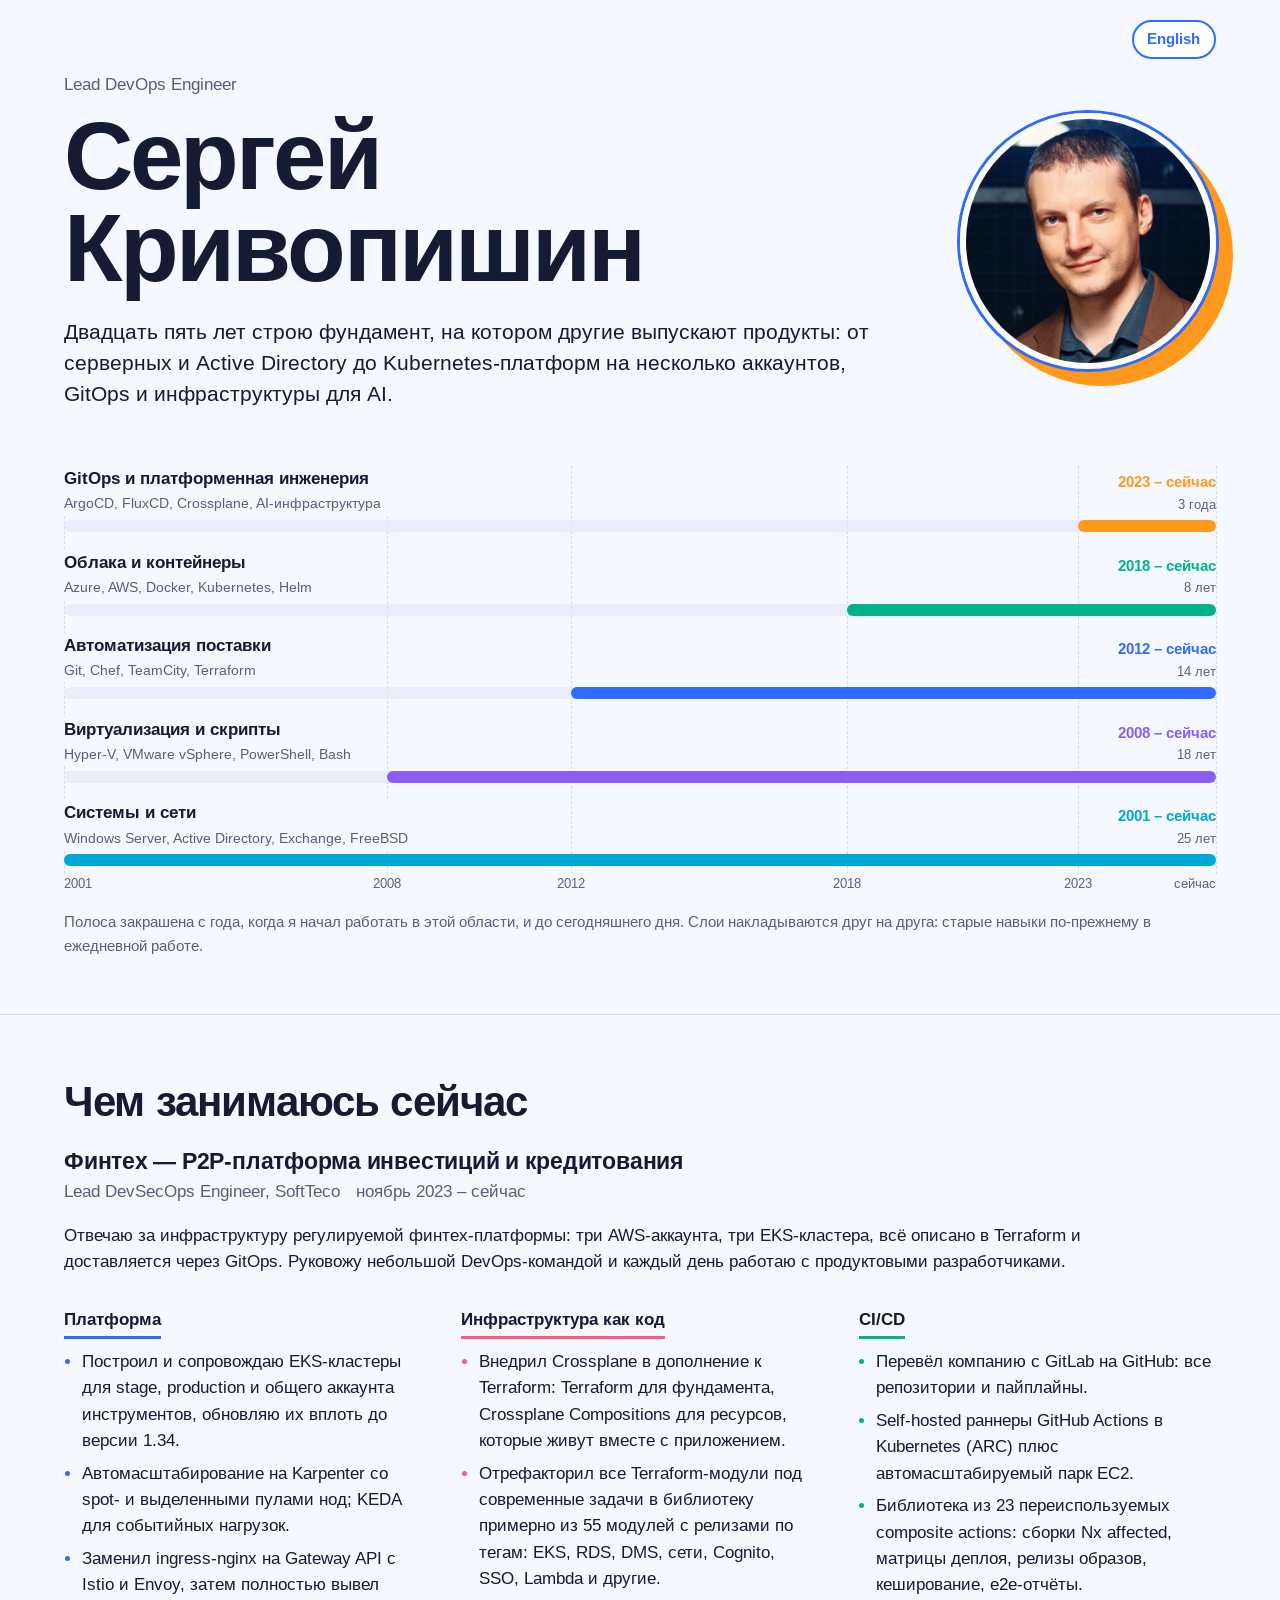
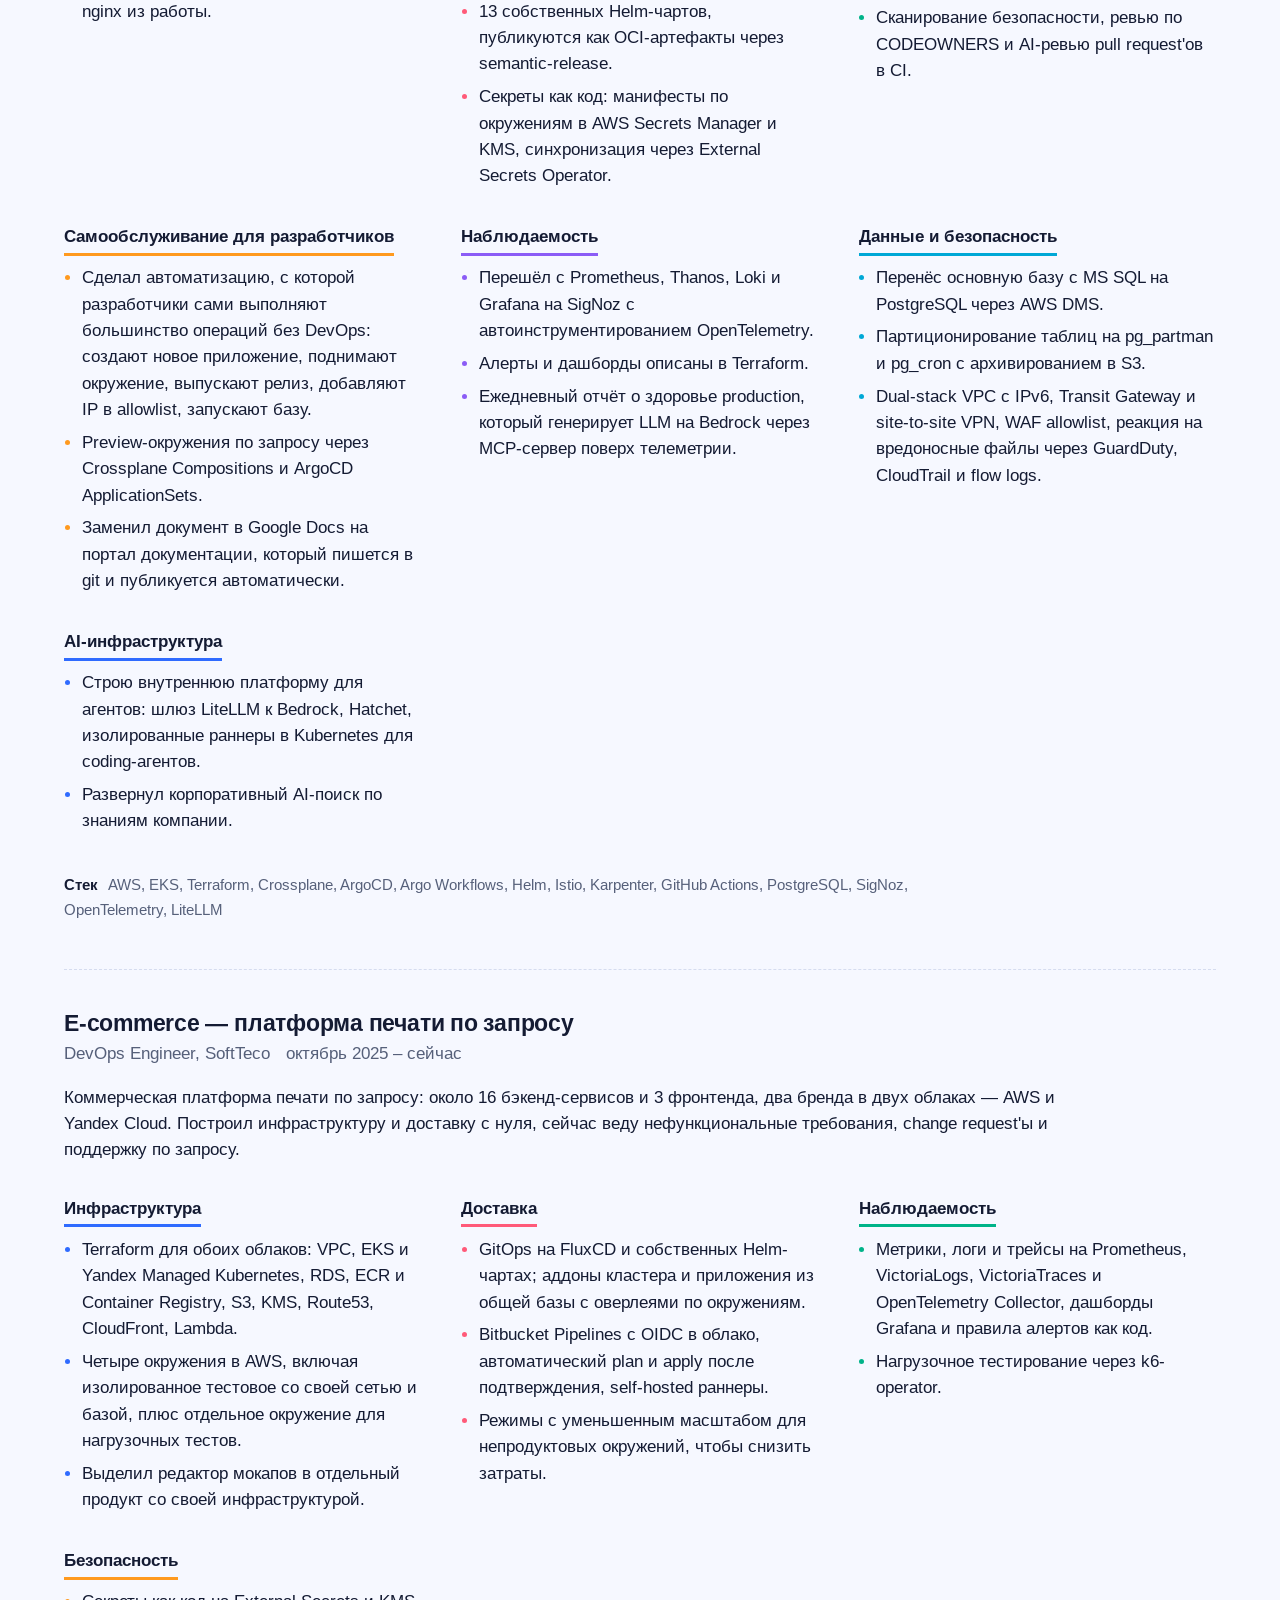
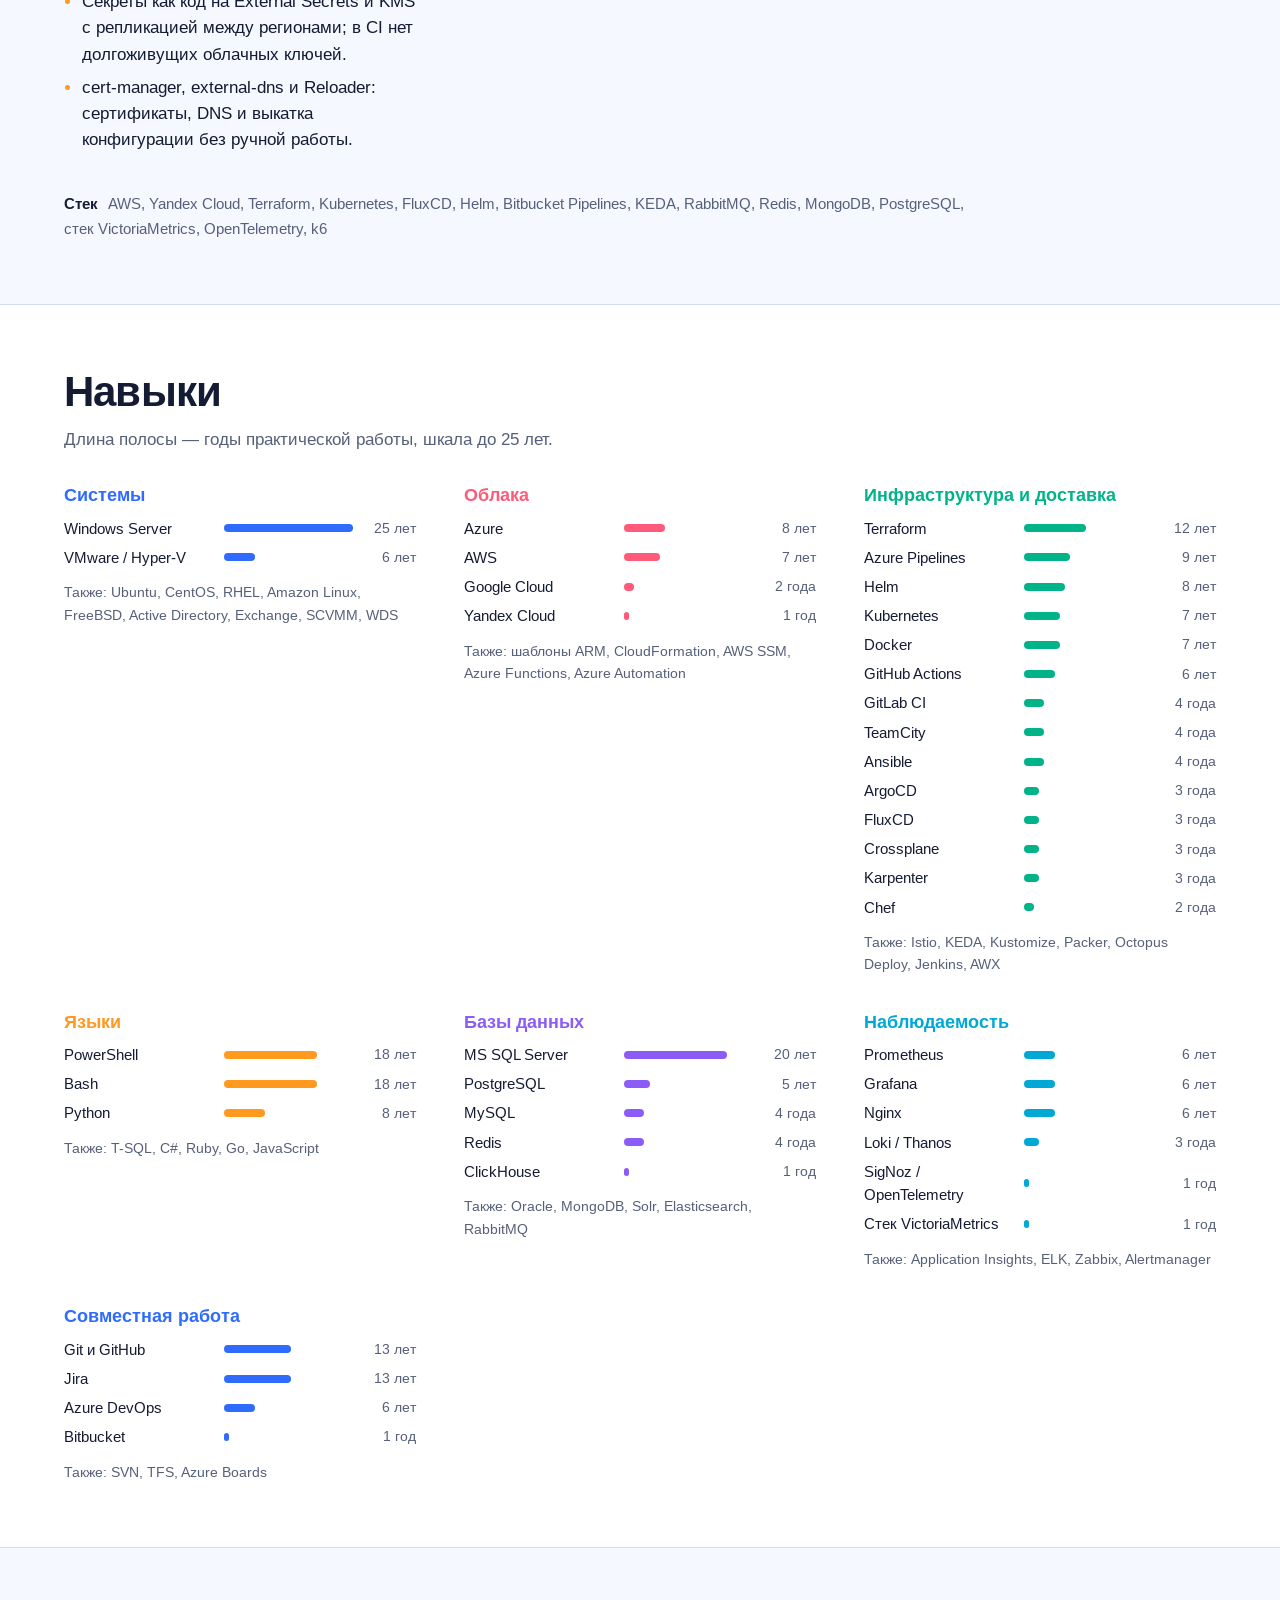
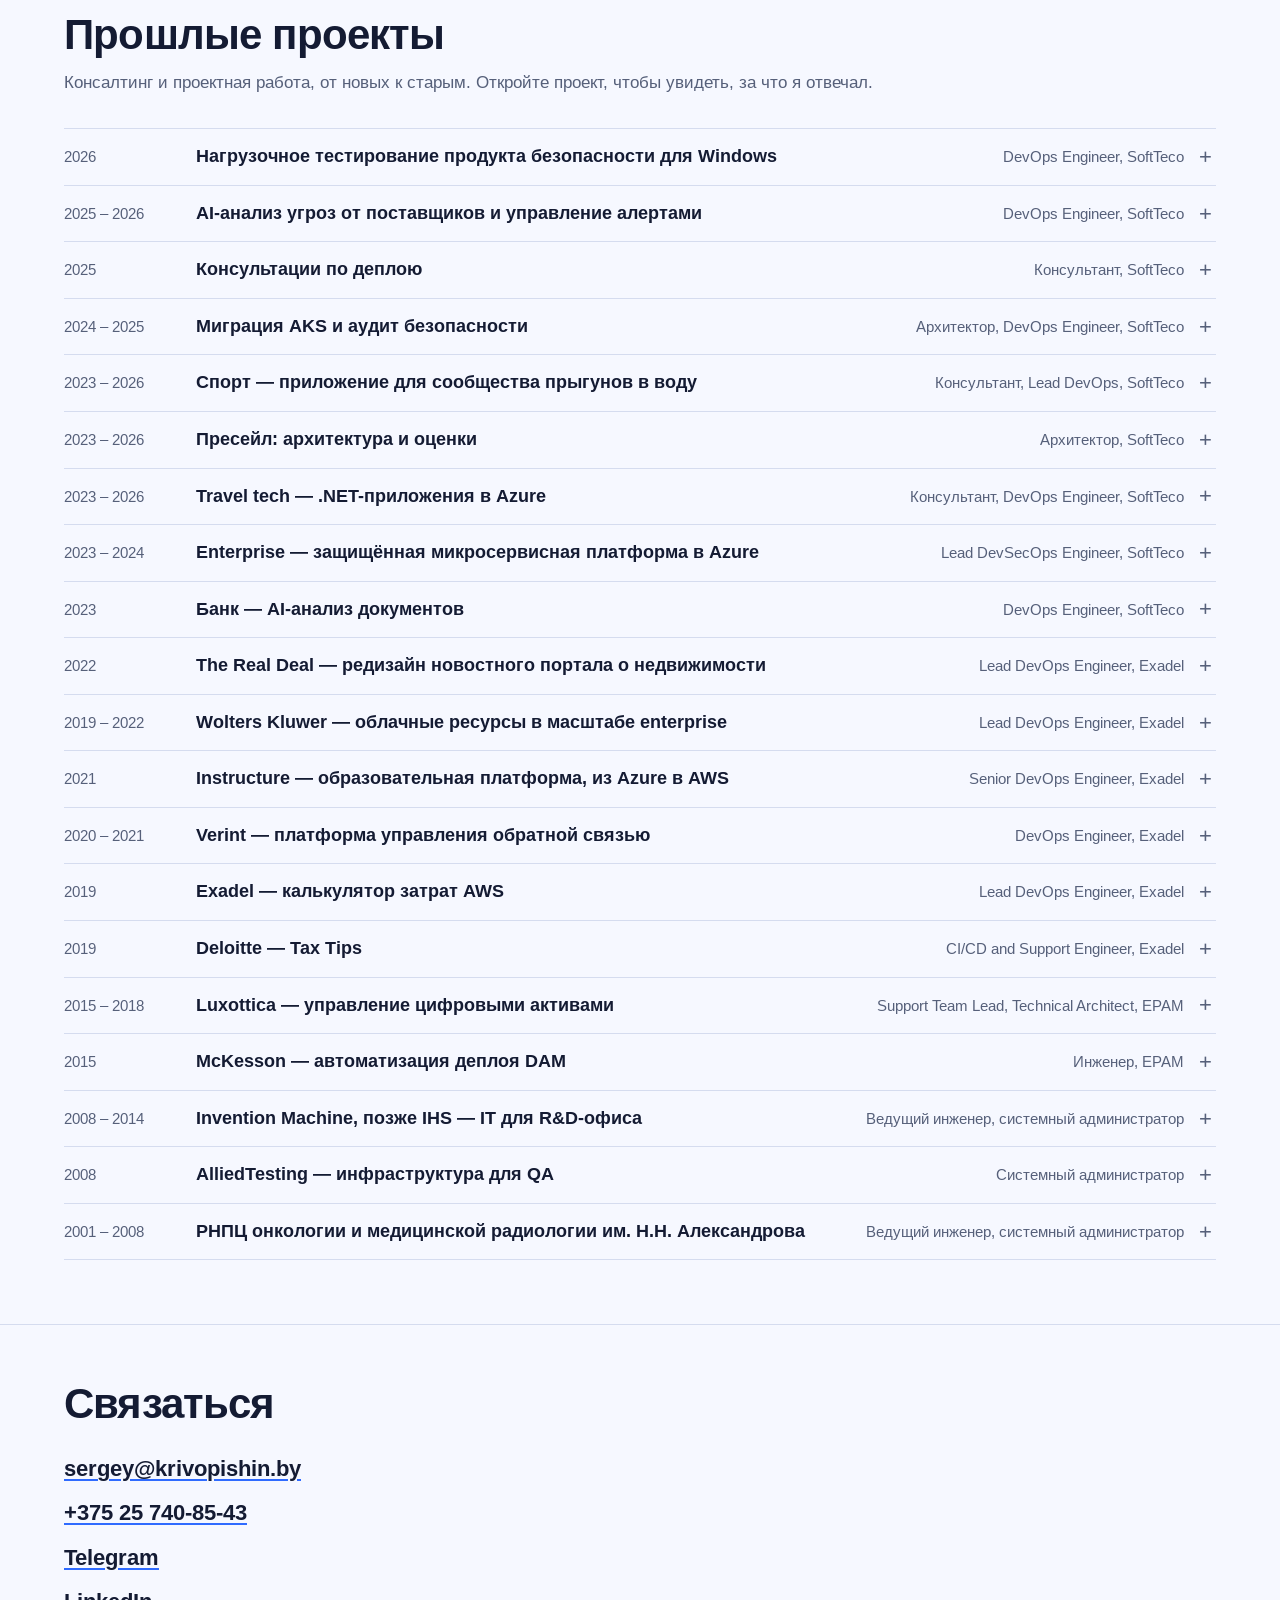
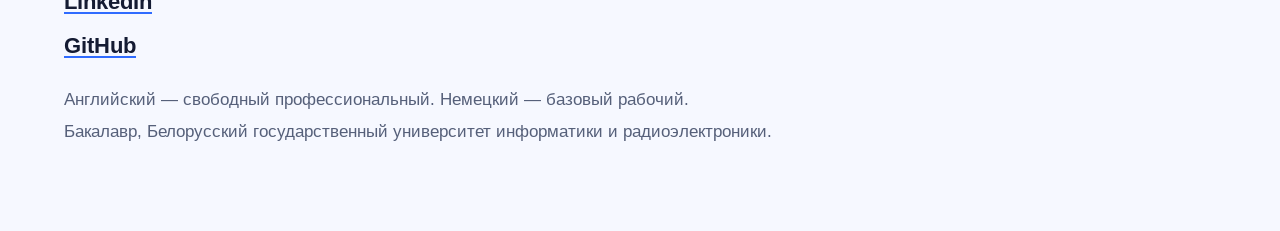
<file: ru/index.html>
<!doctype html>
<html lang="ru">
<head>
<meta charset="utf-8">
<meta name="viewport" content="width=device-width, initial-scale=1">
<title>Сергей Кривопишин — DevOps-инженер</title>
<meta name="description" content="Lead DevOps Engineer, больше 20 лет в IT: Kubernetes-платформы, AWS и Azure, Terraform, GitOps, наблюдаемость и инфраструктура для AI.">
<link rel="preconnect" href="https://fonts.googleapis.com">
<link rel="preconnect" href="https://fonts.gstatic.com" crossorigin>
<link href="https://fonts.googleapis.com/css2?family=Arimo:ital,wght@0,400;0,500;0,600;0,700;1,400&display=swap" rel="stylesheet">
<link rel="stylesheet" href="../styles.css">
<link rel="alternate" hreflang="en" href="https://cv.krivopishin.by/">
<link rel="alternate" hreflang="ru" href="https://cv.krivopishin.by/ru/">
</head>
<body>
<a class="skip" href="#main">К содержимому</a>

<header class="hero">
  <nav class="lang-switch" aria-label="Язык"><a href="../" hreflang="en" lang="en">English</a></nav>
  <div class="wrap hero-top">
    <div>
      <p class="kicker">Lead DevOps Engineer</p>
      <h1>Сергей Кривопишин</h1>
      <p class="lede">Двадцать пять лет строю фундамент, на котором другие выпускают продукты: от серверных и Active Directory до Kubernetes-платформ на несколько аккаунтов, GitOps и инфраструктуры для AI.</p>
    </div>
    <img class="photo" src="../assets/photo.jpg" width="560" height="560" alt="Сергей Кривопишин">
  </div>

  <figure class="strata wrap-wide" aria-labelledby="strata-caption">
    <div class="chart">
    <div class="gridlines" aria-hidden="true">
      <span style="--at:2001"></span>
      <span style="--at:2008"></span>
      <span style="--at:2012"></span>
      <span style="--at:2018"></span>
      <span style="--at:2023"></span>
      <span style="--at:2026"></span>
    </div>
    <div class="strata-rows">
      <div class="layer l5" style="--from:2023">
        <span class="layer-name">GitOps и платформенная инженерия <em>ArgoCD, FluxCD, Crossplane, AI-инфраструктура</em></span>
        <span class="layer-since">2023 – сейчас <small>3 года</small></span>
      </div>
      <div class="layer l4" style="--from:2018">
        <span class="layer-name">Облака и контейнеры <em>Azure, AWS, Docker, Kubernetes, Helm</em></span>
        <span class="layer-since">2018 – сейчас <small>8 лет</small></span>
      </div>
      <div class="layer l3" style="--from:2012">
        <span class="layer-name">Автоматизация поставки <em>Git, Chef, TeamCity, Terraform</em></span>
        <span class="layer-since">2012 – сейчас <small>14 лет</small></span>
      </div>
      <div class="layer l2" style="--from:2008">
        <span class="layer-name">Виртуализация и скрипты <em>Hyper-V, VMware vSphere, PowerShell, Bash</em></span>
        <span class="layer-since">2008 – сейчас <small>18 лет</small></span>
      </div>
      <div class="layer l1" style="--from:2001">
        <span class="layer-name">Системы и сети <em>Windows Server, Active Directory, Exchange, FreeBSD</em></span>
        <span class="layer-since">2001 – сейчас <small>25 лет</small></span>
      </div>
    </div>
    <div class="axis" aria-hidden="true">
      <span style="--at:2001">2001</span>
      <span style="--at:2008">2008</span>
      <span style="--at:2012">2012</span>
      <span style="--at:2018">2018</span>
      <span style="--at:2023">2023</span>
      <span style="--at:2026">сейчас</span>
    </div>
    </div>
    <figcaption id="strata-caption">Полоса закрашена с года, когда я начал работать в этой области, и до сегодняшнего дня. Слои накладываются друг на друга: старые навыки по-прежнему в ежедневной работе.</figcaption>
  </figure>
</header>

<main id="main">

<section class="wrap" aria-labelledby="now">
  <h2 id="now">Чем занимаюсь сейчас</h2>

  <article class="role">
    <div class="role-head">
      <h3>Финтех — P2P-платформа инвестиций и кредитования</h3>
      <p class="role-meta">Lead DevSecOps Engineer, SoftTeco <span class="dates">ноябрь 2023 – сейчас</span></p>
    </div>
    <p>Отвечаю за инфраструктуру регулируемой финтех-платформы: три AWS-аккаунта, три EKS-кластера, всё описано в Terraform и доставляется через GitOps. Руковожу небольшой DevOps-командой и каждый день работаю с продуктовыми разработчиками.</p>

    <div class="groups">
      <div class="group">
        <h4>Платформа</h4>
        <ul>
          <li>Построил и сопровождаю EKS-кластеры для stage, production и общего аккаунта инструментов, обновляю их вплоть до версии 1.34.</li>
          <li>Автомасштабирование на Karpenter со spot- и выделенными пулами нод; KEDA для событийных нагрузок.</li>
          <li>Заменил ingress-nginx на Gateway API с Istio и Envoy, затем полностью вывел nginx из работы.</li>
        </ul>
      </div>
      <div class="group">
        <h4>Инфраструктура как код</h4>
        <ul>
          <li>Внедрил Crossplane в дополнение к Terraform: Terraform для фундамента, Crossplane Compositions для ресурсов, которые живут вместе с приложением.</li>
          <li>Отрефакторил все Terraform-модули под современные задачи в библиотеку примерно из 55 модулей с релизами по тегам: EKS, RDS, DMS, сети, Cognito, SSO, Lambda и другие.</li>
          <li>13 собственных Helm-чартов, публикуются как OCI-артефакты через semantic-release.</li>
          <li>Секреты как код: манифесты по окружениям в AWS Secrets Manager и KMS, синхронизация через External Secrets Operator.</li>
        </ul>
      </div>
      <div class="group">
        <h4>CI/CD</h4>
        <ul>
          <li>Перевёл компанию с GitLab на GitHub: все репозитории и пайплайны.</li>
          <li>Self-hosted раннеры GitHub Actions в Kubernetes (ARC) плюс автомасштабируемый парк EC2.</li>
          <li>Библиотека из 23 переиспользуемых composite actions: сборки Nx affected, матрицы деплоя, релизы образов, кеширование, e2e-отчёты.</li>
          <li>Сканирование безопасности, ревью по CODEOWNERS и AI-ревью pull request'ов в CI.</li>
        </ul>
      </div>
      <div class="group">
        <h4>Самообслуживание для разработчиков</h4>
        <ul>
          <li>Сделал автоматизацию, с которой разработчики сами выполняют большинство операций без DevOps: создают новое приложение, поднимают окружение, выпускают релиз, добавляют IP в allowlist, запускают базу.</li>
          <li>Preview-окружения по запросу через Crossplane Compositions и ArgoCD ApplicationSets.</li>
          <li>Заменил документ в Google Docs на портал документации, который пишется в git и публикуется автоматически.</li>
        </ul>
      </div>
      <div class="group">
        <h4>Наблюдаемость</h4>
        <ul>
          <li>Перешёл с Prometheus, Thanos, Loki и Grafana на SigNoz с автоинструментированием OpenTelemetry.</li>
          <li>Алерты и дашборды описаны в Terraform.</li>
          <li>Ежедневный отчёт о здоровье production, который генерирует LLM на Bedrock через MCP-сервер поверх телеметрии.</li>
        </ul>
      </div>
      <div class="group">
        <h4>Данные и безопасность</h4>
        <ul>
          <li>Перенёс основную базу с MS SQL на PostgreSQL через AWS DMS.</li>
          <li>Партиционирование таблиц на pg_partman и pg_cron с архивированием в S3.</li>
          <li>Dual-stack VPC с IPv6, Transit Gateway и site-to-site VPN, WAF allowlist, реакция на вредоносные файлы через GuardDuty, CloudTrail и flow logs.</li>
        </ul>
      </div>
      <div class="group">
        <h4>AI-инфраструктура</h4>
        <ul>
          <li>Строю внутреннюю платформу для агентов: шлюз LiteLLM к Bedrock, Hatchet, изолированные раннеры в Kubernetes для coding-агентов.</li>
          <li>Развернул корпоративный AI-поиск по знаниям компании.</li>
        </ul>
      </div>
    </div>
    <p class="tools"><span>Стек</span> AWS, EKS, Terraform, Crossplane, ArgoCD, Argo Workflows, Helm, Istio, Karpenter, GitHub Actions, PostgreSQL, SigNoz, OpenTelemetry, LiteLLM</p>
  </article>

  <article class="role">
    <div class="role-head">
      <h3>E-commerce — платформа печати по запросу</h3>
      <p class="role-meta">DevOps Engineer, SoftTeco <span class="dates">октябрь 2025 – сейчас</span></p>
    </div>
    <p>Коммерческая платформа печати по запросу: около 16 бэкенд-сервисов и 3 фронтенда, два бренда в двух облаках — AWS и Yandex Cloud. Построил инфраструктуру и доставку с нуля, сейчас веду нефункциональные требования, change request'ы и поддержку по запросу.</p>

    <div class="groups">
      <div class="group">
        <h4>Инфраструктура</h4>
        <ul>
          <li>Terraform для обоих облаков: VPC, EKS и Yandex Managed Kubernetes, RDS, ECR и Container Registry, S3, KMS, Route53, CloudFront, Lambda.</li>
          <li>Четыре окружения в AWS, включая изолированное тестовое со своей сетью и базой, плюс отдельное окружение для нагрузочных тестов.</li>
          <li>Выделил редактор мокапов в отдельный продукт со своей инфраструктурой.</li>
        </ul>
      </div>
      <div class="group">
        <h4>Доставка</h4>
        <ul>
          <li>GitOps на FluxCD и собственных Helm-чартах; аддоны кластера и приложения из общей базы с оверлеями по окружениям.</li>
          <li>Bitbucket Pipelines с OIDC в облако, автоматический plan и apply после подтверждения, self-hosted раннеры.</li>
          <li>Режимы с уменьшенным масштабом для непродуктовых окружений, чтобы снизить затраты.</li>
        </ul>
      </div>
      <div class="group">
        <h4>Наблюдаемость</h4>
        <ul>
          <li>Метрики, логи и трейсы на Prometheus, VictoriaLogs, VictoriaTraces и OpenTelemetry Collector, дашборды Grafana и правила алертов как код.</li>
          <li>Нагрузочное тестирование через k6-operator.</li>
        </ul>
      </div>
      <div class="group">
        <h4>Безопасность</h4>
        <ul>
          <li>Секреты как код на External Secrets и KMS с репликацией между регионами; в CI нет долгоживущих облачных ключей.</li>
          <li>cert-manager, external-dns и Reloader: сертификаты, DNS и выкатка конфигурации без ручной работы.</li>
        </ul>
      </div>
    </div>
    <p class="tools"><span>Стек</span> AWS, Yandex Cloud, Terraform, Kubernetes, FluxCD, Helm, Bitbucket Pipelines, KEDA, RabbitMQ, Redis, MongoDB, PostgreSQL, стек VictoriaMetrics, OpenTelemetry, k6</p>
  </article>
</section>

<section class="wrap" aria-labelledby="skills">
  <h2 id="skills">Навыки</h2>
  <p class="section-note">Длина полосы — годы практической работы, шкала до 25 лет.</p>

  <div class="skill-groups">
    <div class="skill-group">
      <h3>Системы</h3>
      <dl class="bars">
        <div style="--y:25"><dt>Windows Server</dt><dd>25 лет</dd></div>
        <div style="--y:6"><dt>VMware / Hyper-V</dt><dd>6 лет</dd></div>
      </dl>
      <p class="also">Также: Ubuntu, CentOS, RHEL, Amazon Linux, FreeBSD, Active Directory, Exchange, SCVMM, WDS</p>
    </div>
    <div class="skill-group">
      <h3>Облака</h3>
      <dl class="bars">
        <div style="--y:8"><dt>Azure</dt><dd>8 лет</dd></div>
        <div style="--y:7"><dt>AWS</dt><dd>7 лет</dd></div>
        <div style="--y:2"><dt>Google Cloud</dt><dd>2 года</dd></div>
        <div style="--y:1"><dt>Yandex Cloud</dt><dd>1 год</dd></div>
      </dl>
      <p class="also">Также: шаблоны ARM, CloudFormation, AWS SSM, Azure Functions, Azure Automation</p>
    </div>
    <div class="skill-group">
      <h3>Инфраструктура и доставка</h3>
      <dl class="bars">
        <div style="--y:12"><dt>Terraform</dt><dd>12 лет</dd></div>
        <div style="--y:9"><dt>Azure Pipelines</dt><dd>9 лет</dd></div>
        <div style="--y:8"><dt>Helm</dt><dd>8 лет</dd></div>
        <div style="--y:7"><dt>Kubernetes</dt><dd>7 лет</dd></div>
        <div style="--y:7"><dt>Docker</dt><dd>7 лет</dd></div>
        <div style="--y:6"><dt>GitHub Actions</dt><dd>6 лет</dd></div>
        <div style="--y:4"><dt>GitLab CI</dt><dd>4 года</dd></div>
        <div style="--y:4"><dt>TeamCity</dt><dd>4 года</dd></div>
        <div style="--y:4"><dt>Ansible</dt><dd>4 года</dd></div>
        <div style="--y:3"><dt>ArgoCD</dt><dd>3 года</dd></div>
        <div style="--y:3"><dt>FluxCD</dt><dd>3 года</dd></div>
        <div style="--y:3"><dt>Crossplane</dt><dd>3 года</dd></div>
        <div style="--y:3"><dt>Karpenter</dt><dd>3 года</dd></div>
        <div style="--y:2"><dt>Chef</dt><dd>2 года</dd></div>
      </dl>
      <p class="also">Также: Istio, KEDA, Kustomize, Packer, Octopus Deploy, Jenkins, AWX</p>
    </div>
    <div class="skill-group">
      <h3>Языки</h3>
      <dl class="bars">
        <div style="--y:18"><dt>PowerShell</dt><dd>18 лет</dd></div>
        <div style="--y:18"><dt>Bash</dt><dd>18 лет</dd></div>
        <div style="--y:8"><dt>Python</dt><dd>8 лет</dd></div>
      </dl>
      <p class="also">Также: T-SQL, C#, Ruby, Go, JavaScript</p>
    </div>
    <div class="skill-group">
      <h3>Базы данных</h3>
      <dl class="bars">
        <div style="--y:20"><dt>MS SQL Server</dt><dd>20 лет</dd></div>
        <div style="--y:5"><dt>PostgreSQL</dt><dd>5 лет</dd></div>
        <div style="--y:4"><dt>MySQL</dt><dd>4 года</dd></div>
        <div style="--y:4"><dt>Redis</dt><dd>4 года</dd></div>
        <div style="--y:1"><dt>ClickHouse</dt><dd>1 год</dd></div>
      </dl>
      <p class="also">Также: Oracle, MongoDB, Solr, Elasticsearch, RabbitMQ</p>
    </div>
    <div class="skill-group">
      <h3>Наблюдаемость</h3>
      <dl class="bars">
        <div style="--y:6"><dt>Prometheus</dt><dd>6 лет</dd></div>
        <div style="--y:6"><dt>Grafana</dt><dd>6 лет</dd></div>
        <div style="--y:6"><dt>Nginx</dt><dd>6 лет</dd></div>
        <div style="--y:3"><dt>Loki / Thanos</dt><dd>3 года</dd></div>
        <div style="--y:1"><dt>SigNoz / OpenTelemetry</dt><dd>1 год</dd></div>
        <div style="--y:1"><dt>Стек VictoriaMetrics</dt><dd>1 год</dd></div>
      </dl>
      <p class="also">Также: Application Insights, ELK, Zabbix, Alertmanager</p>
    </div>
    <div class="skill-group">
      <h3>Совместная работа</h3>
      <dl class="bars">
        <div style="--y:13"><dt>Git и GitHub</dt><dd>13 лет</dd></div>
        <div style="--y:13"><dt>Jira</dt><dd>13 лет</dd></div>
        <div style="--y:6"><dt>Azure DevOps</dt><dd>6 лет</dd></div>
        <div style="--y:1"><dt>Bitbucket</dt><dd>1 год</dd></div>
      </dl>
      <p class="also">Также: SVN, TFS, Azure Boards</p>
    </div>
  </div>
</section>

<section class="wrap" aria-labelledby="experience">
  <h2 id="experience">Прошлые проекты</h2>
  <p class="section-note">Консалтинг и проектная работа, от новых к старым. Откройте проект, чтобы увидеть, за что я отвечал.</p>

  <ol class="history">
    <li>
      <details>
        <summary><span class="h-dates">2026</span><span class="h-title">Нагрузочное тестирование продукта безопасности для Windows</span><span class="h-role">DevOps Engineer, SoftTeco</span></summary>
        <div class="h-body">
          <p>Построил окружение для нагрузочного тестирования продукта безопасности под Windows, который на лету анализирует и подписывает документы, когда пользователь их открывает.</p>
          <ul>
            <li>Хосты Windows Server на EC2 с доступом через SSM и RDP.</li>
            <li>HAProxy и nginx на входе, Prometheus и Grafana для метрик, вспомогательные сервисы в Docker Compose.</li>
          </ul>
          <p class="tools"><span>Стек</span> AWS, EC2 Windows Server, SSM, HAProxy, nginx, Prometheus, Grafana, Docker Compose</p>
        </div>
      </details>
    </li>
    <li>
      <details>
        <summary><span class="h-dates">2025 – 2026</span><span class="h-title">AI-анализ угроз от поставщиков и управление алертами</span><span class="h-role">DevOps Engineer, SoftTeco</span></summary>
        <div class="h-body">
          <p>Kubernetes-приложение на основе AI, которое собирает и анализирует инциденты безопасности у поставщиков.</p>
          <ul>
            <li>Построил и поставил инфраструктуру в Azure как код.</li>
            <li>Отвечал за сборку, релиз и деплой приложений.</li>
          </ul>
          <p class="tools"><span>Стек</span> Azure, Azure Pipelines, Terraform, Helm, Docker, FluxCD</p>
        </div>
      </details>
    </li>
    <li>
      <details>
        <summary><span class="h-dates">2025</span><span class="h-title">Консультации по деплою</span><span class="h-role">Консультант, SoftTeco</span></summary>
        <div class="h-body">
          <p>Консультировал команду клиента о том, как разворачивать и эксплуатировать их приложение.</p>
        </div>
      </details>
    </li>
    <li>
      <details>
        <summary><span class="h-dates">2024 – 2025</span><span class="h-title">Миграция AKS и аудит безопасности</span><span class="h-role">Архитектор, DevOps Engineer, SoftTeco</span></summary>
        <div class="h-body">
          <p>Обследование, архитектура и план переноса production-кластера AKS и его реестра в новую подписку Azure.</p>
          <ul>
            <li>Спроектировал целевую схему и пошаговое переключение: service principal'ы, перенос образов, секреты CI, переключение DNS.</li>
            <li>Аудит безопасности и надёжности с приоритетами исправлений: секреты из git в Key Vault, всё как код, HA для Redis и RabbitMQ, requests и limits, spot-ноды для dev.</li>
            <li>Предложил Helm и GitOps для доставки приложений и оценил весь объём работ.</li>
          </ul>
          <p class="tools"><span>Стек</span> Azure, AKS, ACR, Key Vault, Helm, Prometheus, Grafana, ingress-nginx, cert-manager</p>
        </div>
      </details>
    </li>
    <li>
      <details>
        <summary><span class="h-dates">2023 – 2026</span><span class="h-title">Спорт — приложение для сообщества прыгунов в воду</span><span class="h-role">Консультант, Lead DevOps, SoftTeco</span></summary>
        <div class="h-body">
          <p>Социальная и соревновательная платформа для спортсменов, родителей, судей и тренеров, веб и мобильная версия.</p>
          <ul>
            <li>Руководил DevOps-инженерами и принимал инфраструктурные решения по масштабируемости, безопасности и стоимости.</li>
            <li>Работал с разработчиками над архитектурой приложения.</li>
            <li>Разбирал инциденты в production, выстроил практики деплоя и мониторинга.</li>
            <li>В 2025–2026 годах продолжал поддержку.</li>
          </ul>
          <p class="tools"><span>Стек</span> GCP, GitHub, Kubernetes, Terraform, PostgreSQL</p>
        </div>
      </details>
    </li>
    <li>
      <details>
        <summary><span class="h-dates">2023 – 2026</span><span class="h-title">Пресейл: архитектура и оценки</span><span class="h-role">Архитектор, SoftTeco</span></summary>
        <div class="h-body">
          <p>Готовил ответы на запросы клиентов: проекты инфраструктуры, планы CI/CD и оценки стоимости.</p>
          <ul>
            <li>AI-продукт с NLP и распознаванием видео и аудио: инфраструктура, CI/CD и стоимость MVP.</li>
            <li>Умное зеркало для виртуальной примерки одежды: архитектура софта и оборудования на базе GPU и нейросетей.</li>
          </ul>
          <p class="tools"><span>Стек</span> Azure, AWS, Kubernetes, GitHub Actions</p>
        </div>
      </details>
    </li>
    <li>
      <details>
        <summary><span class="h-dates">2023 – 2026</span><span class="h-title">Travel tech — .NET-приложения в Azure</span><span class="h-role">Консультант, DevOps Engineer, SoftTeco</span></summary>
        <div class="h-body">
          <p>Наладил, а затем поддерживал доставку .NET-приложений тревел-компании в Azure для двух её продуктов.</p>
          <ul>
            <li>Провёл аудит и починил пайплайны CI/CD, спланировал следующие улучшения.</li>
            <li>Настроил и сопровождал Web Apps и Azure SQL с автоматическим обновлением сертификатов.</li>
          </ul>
          <p class="tools"><span>Стек</span> Azure Web Apps, Azure SQL, .NET, MSBuild, Jenkins, GitHub</p>
        </div>
      </details>
    </li>
    <li>
      <details>
        <summary><span class="h-dates">2023 – 2024</span><span class="h-title">Enterprise — защищённая микросервисная платформа в Azure</span><span class="h-role">Lead DevSecOps Engineer, SoftTeco</span></summary>
        <div class="h-body">
          <p>Срочная сборка окружений dev, test, pre-prod и prod в Azure с приоритетом безопасности и минимальными правами доступа.</p>
          <ul>
            <li>Полностью отрефакторил Terraform, построил пайплайны Azure DevOps и Dockerfile'ы.</li>
            <li>Приватный AKS-кластер в сети hub-and-spoke с доступом, ограниченным по портам и IP.</li>
            <li>Спроектировал взаимодействие сервисов и составил communication matrix.</li>
            <li>Получал все доступы через security-команду заказчика; задокументировал архитектуру и реализацию.</li>
          </ul>
          <p class="tools"><span>Стек</span> Azure, AKS, Azure DevOps, Terraform, Docker, Helm, Python</p>
        </div>
      </details>
    </li>
    <li>
      <details>
        <summary><span class="h-dates">2023</span><span class="h-title">Банк — AI-анализ документов</span><span class="h-role">DevOps Engineer, SoftTeco</span></summary>
        <div class="h-body">
          <p>Инфраструктура для AI-инструмента, который автоматически анализирует банковские документы.</p>
          <ul>
            <li>Terraform для облачных ресурсов, пайплайны Azure DevOps, Helm-чарты.</li>
          </ul>
          <p class="tools"><span>Стек</span> Azure, Azure DevOps, Terraform, GitHub Actions, Kubernetes</p>
        </div>
      </details>
    </li>
    <li>
      <details>
        <summary><span class="h-dates">2022</span><span class="h-title">The Real Deal — редизайн новостного портала о недвижимости</span><span class="h-role">Lead DevOps Engineer, Exadel</span></summary>
        <div class="h-body">
          <p>Американский мультирегиональный новостной портал о недвижимости, пересобранный с нуля. В команде четыре разработчика, архитектор и я как единственный DevOps-инженер.</p>
          <div class="groups">
            <div class="group">
              <h4>Архитектура</h4>
              <ul>
                <li>Был архитектором решения для новой платформы.</li>
                <li>Спроектировал защищённую инфраструктуру в AWS и план аварийного восстановления с предварительной оценкой.</li>
              </ul>
            </div>
            <div class="group">
              <h4>Доставка</h4>
              <ul>
                <li>Инфраструктура как код на Terraform с деплоем в EKS.</li>
                <li>CI/CD микросервисов на Docker, Helm и GitHub Actions; стратегия ветвления и версионирования.</li>
              </ul>
            </div>
            <div class="group">
              <h4>Команда</h4>
              <ul>
                <li>Консультировал разработчиков по вопросам производительности и безопасности.</li>
              </ul>
            </div>
          </div>
          <p class="tools"><span>Стек</span> AWS, EKS, Terraform, Helm, Docker, GitHub Actions, Bash, WordPress</p>
        </div>
      </details>
    </li>
    <li>
      <details>
        <summary><span class="h-dates">2019 – 2022</span><span class="h-title">Wolters Kluwer — облачные ресурсы в масштабе enterprise</span><span class="h-role">Lead DevOps Engineer, Exadel</span></summary>
        <div class="h-body">
          <p>DevOps-практика из 10–20 инженеров, которая обслуживала внутренние подразделения крупной компании с множеством подписок Azure и аккаунтов AWS.</p>
          <div class="groups">
            <div class="group">
              <h4>Платформа</h4>
              <ul>
                <li>Построил и поддерживал сервис container-as-a-service для внутренних заказчиков.</li>
                <li>Отрефакторил пайплайн CI/CD для перехода на новейшую версию Windows Server.</li>
              </ul>
            </div>
            <div class="group">
              <h4>Конфигурация и hardening</h4>
              <ul>
                <li>Сервис настройки и проверки виртуальных машин Azure и инстансов EC2 на Ansible и AWX, через агент Azure и AWS SSM, с собственными плагинами Ansible на Python.</li>
                <li>Автоматизация CIS hardening для всего парка машин.</li>
              </ul>
            </div>
            <div class="group">
              <h4>Инструменты</h4>
              <ul>
                <li>Спроектировал и сопровождал систему инвентаризации облаков на Azure Automation и Azure Functions.</li>
                <li>Спроектировал миграцию с Azure AD SSO на AWS SAML 2.0 SSO.</li>
              </ul>
            </div>
            <div class="group">
              <h4>Лидерство</h4>
              <ul>
                <li>Руководил командами из 2–4 инженеров как scrum-мастер и координатор.</li>
              </ul>
            </div>
          </div>
          <p class="tools"><span>Стек</span> Azure DevOps, Terraform, ARM, CloudFormation, Kubernetes, Ansible, AWX, AWS SSM, Python, PowerShell, Bash, Azure Automation, Azure Functions, Logic Apps</p>
        </div>
      </details>
    </li>
    <li>
      <details>
        <summary><span class="h-dates">2021</span><span class="h-title">Instructure — образовательная платформа, из Azure в AWS</span><span class="h-role">Senior DevOps Engineer, Exadel</span></summary>
        <div class="h-body">
          <p>Образовательная платформа для школ и университетов, которую нужно было перенести из Azure в AWS.</p>
          <div class="groups">
            <div class="group">
              <h4>Миграция</h4>
              <ul>
                <li>Разработал стратегию миграции ASP.NET-приложений.</li>
                <li>Перенёс приложения из Azure Web Apps в AWS Lightsail.</li>
                <li>Перенёс базу из Azure SQL в Amazon RDS через AWS DMS.</li>
              </ul>
            </div>
          </div>
          <p class="tools"><span>Стек</span> Azure, AWS, Lightsail, RDS, DMS, MS SQL, Docker</p>
        </div>
      </details>
    </li>
    <li>
      <details>
        <summary><span class="h-dates">2020 – 2021</span><span class="h-title">Verint — платформа управления обратной связью</span><span class="h-role">DevOps Engineer, Exadel</span></summary>
        <div class="h-body">
          <p>Платформа управления обратной связью, у которой устаревшие компоненты постоянно не устанавливались.</p>
          <div class="groups">
            <div class="group">
              <h4>Автоматизация</h4>
              <ul>
                <li>Автоматизировал пайплайн CI/CD и настройку устаревшего софта.</li>
                <li>Перевёл развёртывание приложения со скриптов PowerShell на Ansible.</li>
                <li>Нашёл первопричины давних сбоев установки.</li>
              </ul>
            </div>
            <div class="group">
              <h4>Команда</h4>
              <ul>
                <li>Помогал команде разработки в ежедневной работе.</li>
              </ul>
            </div>
          </div>
          <p class="tools"><span>Стек</span> Octopus Deploy, Ansible, PowerShell, GitLab</p>
        </div>
      </details>
    </li>
    <li>
      <details>
        <summary><span class="h-dates">2019</span><span class="h-title">Exadel — калькулятор затрат AWS</span><span class="h-role">Lead DevOps Engineer, Exadel</span></summary>
        <div class="h-body">
          <p>Внутренний проект Exadel: автоматический расчёт затрат на AWS.</p>
          <p class="tools"><span>Стек</span> AWS, PowerShell</p>
        </div>
      </details>
    </li>
    <li>
      <details>
        <summary><span class="h-dates">2019</span><span class="h-title">Deloitte — Tax Tips</span><span class="h-role">CI/CD and Support Engineer, Exadel</span></summary>
        <div class="h-body">
          <p>Внутреннее приложение для налоговых расчётов, в котором нужно было обновить доставку микросервисов.</p>
          <ul>
            <li>Отрефакторил деплой на Docker.</li>
            <li>Автоматизировал обновление work item'ов в Azure DevOps.</li>
            <li>Запуск и остановка виртуальных машин по расписанию, группам ресурсов и тегам для экономии.</li>
          </ul>
          <p class="tools"><span>Стек</span> Azure DevOps, Azure IaaS, Docker, PowerShell</p>
        </div>
      </details>
    </li>
    <li>
      <details>
        <summary><span class="h-dates">2015 – 2018</span><span class="h-title">Luxottica — управление цифровыми активами</span><span class="h-role">Support Team Lead, Technical Architect, EPAM</span></summary>
        <div class="h-body">
          <p>Content Lab и DAM компании Luxottica на ADAM Software. Вырос от координатора команды поддержки из четырёх человек до лида направления и технического архитектора.</p>
          <div class="groups">
            <div class="group">
              <h4>Процессы</h4>
              <ul>
                <li>Выстроил процесс поддержки с нуля по практикам ITIL.</li>
                <li>Отчётность и прозрачность в Jira для заказчика и команды, регулярные встречи с заказчиком.</li>
                <li>Разбор бэклога и онбординг новичков.</li>
              </ul>
            </div>
            <div class="group">
              <h4>Разработка</h4>
              <ul>
                <li>Проектирование решений как технический эксперт направления.</li>
                <li>Улучшения CI/CD и деплоя, изменения инфраструктуры, исправление багов.</li>
                <li>Разработал PowerShell-модуль для ADAM.</li>
              </ul>
            </div>
            <div class="group">
              <h4>Поддержка</h4>
              <ul>
                <li>Поддержка заказчика и внутренних команд, поиск первопричин проблем.</li>
              </ul>
            </div>
          </div>
          <p class="tools"><span>Стек</span> MS SQL, Solr, Elasticsearch, TeamCity, PowerShell, Visual Studio, MSBuild, MSDeploy, Sonar, Application Insights, Azure IaaS, .NET</p>
        </div>
      </details>
    </li>
    <li>
      <details>
        <summary><span class="h-dates">2015</span><span class="h-title">McKesson — автоматизация деплоя DAM</span><span class="h-role">Инженер, EPAM</span></summary>
        <div class="h-body">
          <p>Система управления цифровыми активами на ADAM Software.</p>
          <ul>
            <li>Автоматизировал весь деплой продукта с нуля.</li>
            <li>Деплой в одно нажатие, который обновляет тикеты и версии в Jira и рассылает release notes.</li>
            <li>Автоматический откат.</li>
          </ul>
          <p class="tools"><span>Стек</span> TeamCity, PowerShell, DSC, Web Deploy, Jira API, MS SQL 2012</p>
        </div>
      </details>
    </li>
    <li>
      <details>
        <summary><span class="h-dates">2008 – 2014</span><span class="h-title">Invention Machine, позже IHS — IT для R&amp;D-офиса</span><span class="h-role">Ведущий инженер, системный администратор</span></summary>
        <div class="h-body">
          <p>Начинал единственным администратором офиса на 60 разработчиков и тестировщиков, где около 50 серверов были собранными вручную десктопами. После покупки компании IHS руководил со стороны Минска переводом офиса, к тому времени уже на 100 человек, в IHS вместе с командой сетевых инженеров, инженеров поддержки и телефонии.</p>
          <div class="groups">
            <div class="group">
              <h4>Инфраструктура</h4>
              <ul>
                <li>Обновил контроллеры домена на Windows 2000 и Exchange 2000 до 2007.</li>
                <li>RIS и WDS для установки ОС; централизованный антивирус Forefront вместо NOD32.</li>
                <li>Построил новую серверную с blade-шасси и хранилищем 3PAR.</li>
              </ul>
            </div>
            <div class="group">
              <h4>Поглощение</h4>
              <ul>
                <li>Перевёл офис в домен IHS: учётные записи, доверительные отношения, серверы, рабочие станции, профили и данные пользователей.</li>
                <li>Отвечал за проектирование и закупку оборудования и обсуждение рисков для минского офиса.</li>
                <li>Подключил цифровую телефонию и переговорные; провёл аудит сети расширенного офиса и участвовал в выборе подрядчика.</li>
              </ul>
            </div>
            <div class="group">
              <h4>Виртуализация</h4>
              <ul>
                <li>Перешёл с VMware Workstation на Hyper-V с SCVMM 2008.</li>
                <li>Позже перенёс почти все виртуальные машины на vSphere; установил и сопровождал vCenter, наладил подключение хранилища к ESXi, настроил PowerChute Network Shutdown.</li>
              </ul>
            </div>
            <div class="group">
              <h4>Сеть</h4>
              <ul>
                <li>Сопровождал IPsec-канал site-to-site в американский офис: Cisco ASA с одной стороны, FreeBSD с другой.</li>
                <li>Удалённый доступ через RRAS VPN, позже Remote Desktop Gateway; запустил новый оптический канал из Великобритании.</li>
                <li>Мониторинг на munin, mrtg и softflowd; пересобрал сеть серверной при переезде офиса.</li>
              </ul>
            </div>
            <div class="group">
              <h4>Инструменты QA</h4>
              <ul>
                <li>Переписал веб-интерфейс тестового фреймворка QA: главная страница открывается за 1–2 секунды вместо минут или таймаута.</li>
                <li>Сократил формирование ежедневного отчёта с 40 минут – 4 часов до 5–8 минут на 20 000 тестов.</li>
                <li>Готовил окружения для разработки и тестирования, включая PTC Windchill, EMC Documentum и Oracle.</li>
              </ul>
            </div>
            <div class="group">
              <h4>Доставка</h4>
              <ul>
                <li>Внедрил Chef для деплоя продукта на production-площадку, написал cookbook для индексного узла.</li>
                <li>Сделал веб-портал для системы контроля доступа на Web API 2 и AngularJS.</li>
              </ul>
            </div>
          </div>
          <p class="tools"><span>Стек</span> Windows Server 2000–2012, AD, Exchange, WSUS, WDS, GPO, SharePoint, Hyper-V, SCVMM, vSphere, ESXi, 3PAR, FreeBSD, Chef, Ruby, C#, AngularJS, MS SQL, Oracle 10g, Paradox, PowerShell</p>
        </div>
      </details>
    </li>
    <li>
      <details>
        <summary><span class="h-dates">2008</span><span class="h-title">AlliedTesting — инфраструктура для QA</span><span class="h-role">Системный администратор</span></summary>
        <div class="h-body">
          <p>Один из двух администраторов в офисе тестирования на 60 человек.</p>
          <ul>
            <li>Чистая переустановка ОС для тестировщиков и регулярный аудит софта.</li>
            <li>Автоматизировал установку через RIS, затем обновил до WDS с обратной совместимостью.</li>
            <li>Предложил и начал переход на виртуализацию.</li>
          </ul>
          <p class="tools"><span>Стек</span> Windows Server 2003, RIS, WDS</p>
        </div>
      </details>
    </li>
    <li>
      <details>
        <summary><span class="h-dates">2001 – 2008</span><span class="h-title">РНПЦ онкологии и медицинской радиологии им. Н.Н. Александрова</span><span class="h-role">Ведущий инженер, системный администратор</span></summary>
        <div class="h-body">
          <p>Начинал техником и вырастил IT центра с одного сервера и 20 ПК до 4 серверов и около 200 ПК.</p>
          <div class="groups">
            <div class="group">
              <h4>Инфраструктура</h4>
              <ul>
                <li>Заменил одноранговую сеть на Active Directory, DNS и DHCP.</li>
                <li>Exchange в качестве почтового сервера; прокси Squid с аутентификацией через AD и шейпингом трафика.</li>
                <li>Спланировал и проложил расширение сети.</li>
              </ul>
            </div>
            <div class="group">
              <h4>Медицинские изображения</h4>
              <ul>
                <li>В команде создал систему, которая хранит рентгеновские снимки со всех аппаратов и отдаёт их на ПК любого врача.</li>
                <li>Нашёл и адаптировал open-source DICOM-сервер, написал для него интерфейс управления.</li>
                <li>Экономия для центра около $250 000 в год; врачи видят все снимки пациента, а не только несколько распечатанных.</li>
              </ul>
            </div>
            <div class="group">
              <h4>Мероприятия</h4>
              <ul>
                <li>Отвечал за техническую часть медицинских конференций, включая III съезд онкологов СНГ.</li>
              </ul>
            </div>
          </div>
          <p class="tools"><span>Стек</span> Windows 2000 Server, AD, DNS, DHCP, Exchange 2000, FreeBSD, Squid, Apache, MS SQL 2000, C#</p>
        </div>
      </details>
    </li>
  </ol>
</section>

</main>

<footer class="wrap" aria-labelledby="contact">
  <h2 id="contact">Связаться</h2>
  <ul class="contacts">
    <li><a href="mailto:sergey@krivopishin.by">sergey@krivopishin.by</a></li>
    <li><a href="tel:+375257408543">+375 25 740-85-43</a></li>
    <li><a href="https://t.me/skrivopishin">Telegram</a></li>
    <li><a href="https://www.linkedin.com/in/sergey-krivopishin/">LinkedIn</a></li>
    <li><a href="https://github.com/skrivopishin">GitHub</a></li>
  </ul>
  <p class="langs">Английский — свободный профессиональный. Немецкий — базовый рабочий.</p>
  <p class="langs">Бакалавр, Белорусский государственный университет информатики и радиоэлектроники.</p>
</footer>
</body>
</html>
</file>
<file: styles.css>
:root {
  --paper: #f6f8ff;
  --surface: #ffffff;
  --ink: #141b33;
  --muted: #56607a;
  --rule: #d5dcef;
  --track: #e3e8f7;
  --c1: #2f6bff;
  --c2: #ff5a79;
  --c3: #00b389;
  --c4: #ff9a1f;
  --c5: #8b5cf6;
  --c6: #00a8d6;
  --l1: var(--c6);
  --l2: var(--c5);
  --l3: var(--c1);
  --l4: var(--c3);
  --l5: var(--c4);
  --accent: #2f6bff;
  --focus: #ff9a1f;
  --display: Arimo, Arial, "Helvetica Neue", sans-serif;
  --body: Arimo, Arial, "Helvetica Neue", sans-serif;
  color-scheme: light;
}

@media (prefers-color-scheme: dark) {
  :root:not([data-theme="light"]) {
    --paper: #0f1426;
    --surface: #161d35;
    --ink: #e8ecfa;
    --muted: #9aa4c4;
    --rule: #2a3355;
    --track: #1f2745;
    --c1: #6b95ff;
    --c2: #ff7d96;
    --c3: #2fd4a8;
    --c4: #ffb04d;
    --c5: #a98bff;
    --c6: #3cc8ee;
    --l1: var(--c6);
    --l2: var(--c5);
    --l3: var(--c1);
    --l4: var(--c3);
    --l5: var(--c4);
    --accent: #6b95ff;
    --focus: #ffb04d;
    color-scheme: dark;
  }
}

:root[data-theme="dark"] {
  --paper: #0f1426;
  --surface: #161d35;
  --ink: #e8ecfa;
  --muted: #9aa4c4;
  --rule: #2a3355;
  --track: #1f2745;
  --c1: #6b95ff;
  --c2: #ff7d96;
  --c3: #2fd4a8;
  --c4: #ffb04d;
  --c5: #a98bff;
  --c6: #3cc8ee;
  --l1: var(--c6);
  --l2: var(--c5);
  --l3: var(--c1);
  --l4: var(--c3);
  --l5: var(--c4);
  --accent: #6b95ff;
  --focus: #ffb04d;
  color-scheme: dark;
}

*, *::before, *::after { box-sizing: border-box; }

html { -webkit-text-size-adjust: 100%; }

body {
  margin: 0;
  background: var(--paper);
  color: var(--ink);
  font-family: var(--body);
  font-size: 1.0625rem;
  line-height: 1.55;
  overflow-x: hidden;
}

a { color: inherit; text-decoration-color: var(--accent); text-decoration-thickness: 2px; text-underline-offset: 3px; }
a:hover { color: var(--accent); }
:focus-visible { outline: 3px solid var(--focus); outline-offset: 3px; border-radius: 2px; }

.skip {
  position: absolute;
  left: 1rem;
  top: -3rem;
  background: var(--ink);
  color: var(--paper);
  padding: .5rem .75rem;
  z-index: 10;
}
.skip:focus { top: 1rem; }

.wrap, .wrap-wide {
  width: 100%;
  padding-inline: clamp(16px, 5vw, 6rem);
}

h1, h2, h3, h4 { font-family: var(--display); line-height: 1.1; margin: 0; }

.hero { position: relative; padding-block: 4.5rem 3.5rem; }

.lang-switch {
  position: absolute;
  top: 1.25rem;
  right: clamp(16px, 5vw, 6rem);
  z-index: 2;
}
.lang-switch a {
  display: inline-block;
  padding: .35rem .85rem;
  border: 2px solid var(--c1);
  border-radius: 999px;
  color: var(--c1);
  font-weight: 700;
  font-size: .95rem;
  text-decoration: none;
  background: var(--surface);
}
.lang-switch a:hover { background: var(--c1); color: var(--surface); }

.kicker {
  margin: 0 0 .75rem;
  color: var(--muted);
  font-weight: 500;
}

.hero-top {
  display: grid;
  gap: 2rem;
  align-items: center;
}
@media (min-width: 800px) {
  .hero-top { grid-template-columns: 1fr auto; gap: 4rem; }
}
@media (max-width: 799px) {
  .photo { order: -1; }
}
.photo {
  width: clamp(9rem, 22vw, 16rem);
  height: auto;
  aspect-ratio: 1;
  border-radius: 50%;
  object-fit: cover;
  border: 6px solid var(--surface);
  box-shadow: 0 0 0 3px var(--c1), 14px 14px 0 3px var(--c4);
}

h1 {
  font-size: clamp(2.75rem, 8vw, 6rem);
  font-weight: 700;
  letter-spacing: -.03em;
  line-height: .95;
  color: var(--ink);
}

.lede {
  max-width: 44em;
  margin: 1.5rem 0 0;
  font-size: clamp(1.125rem, 2.2vw, 1.3rem);
  line-height: 1.5;
}

.strata { margin: 3.5rem 0 0; }

.chart { position: relative; }
.gridlines { position: absolute; inset: 0 0 1.5rem 0; pointer-events: none; }
.gridlines span {
  position: absolute;
  top: 0;
  bottom: 0;
  left: calc((var(--at) - 2001) * 4%);
  border-left: 1px dashed var(--rule);
}
.strata-rows { position: relative; display: grid; gap: 1.1rem; }

.layer {
  --pos: calc((var(--from) - 2001) * 4%);
  position: relative;
  display: grid;
  grid-template-columns: 1fr auto;
  align-items: end;
  column-gap: 1rem;
  padding-bottom: 1.1rem;
}

.layer::before, .layer::after {
  content: "";
  position: absolute;
  bottom: 0;
  height: .75rem;
  border-radius: 999px;
}
.layer::before { left: 0; right: 0; background: var(--track); opacity: .6; }
.layer::after {
  left: var(--pos);
  right: 0;
  background: var(--c);
  transform-origin: left center;
  animation: grow .9s cubic-bezier(.2, .7, .2, 1) both;
}

.l1 { --c: var(--l1); }
.l2 { --c: var(--l2); }
.l3 { --c: var(--l3); }
.l4 { --c: var(--l4); }
.l5 { --c: var(--l5); }
.l1::after { animation-delay: .1s; }
.l2::after { animation-delay: .3s; }
.l3::after { animation-delay: .5s; }
.l4::after { animation-delay: .7s; }
.l5::after { animation-delay: .9s; }

@keyframes grow { from { transform: scaleX(0); } to { transform: scaleX(1); } }

.layer-name, .layer-since {
  position: relative;
  justify-self: start;
  background: var(--paper);
  padding-right: .5rem;
}
.layer-since { justify-self: end; padding: 0 0 0 .5rem; }
.layer-name {
  font-family: var(--display);
  font-weight: 700;
  font-size: 1.05rem;
}
.layer-name em {
  display: block;
  font-family: var(--body);
  font-style: normal;
  font-weight: 400;
  font-size: .9rem;
  color: var(--muted);
}
.layer-since {
  font-variant-numeric: tabular-nums;
  font-weight: 600;
  color: var(--c);
  font-size: .95rem;
  text-align: right;
  white-space: nowrap;
}
.layer-since small {
  display: block;
  font-weight: 400;
  font-size: .8rem;
  color: var(--muted);
}

.axis {
  position: relative;
  height: 1.5rem;
  margin-top: .5rem;
  font-size: .8rem;
  color: var(--muted);
  font-variant-numeric: tabular-nums;
}
.axis span {
  position: absolute;
  left: calc((var(--at) - 2001) * 4%);
  transform: translateX(-50%);
}
.axis span:first-child { transform: none; }
.axis span:last-child { transform: translateX(-100%); }

@media (max-width: 560px) {
  .axis span:nth-child(3), .axis span:nth-child(5) { display: none; }
}

.strata figcaption {
  margin-top: .75rem;
  color: var(--muted);
  font-size: .95rem;
}

main section { padding-block: 4rem; border-top: 1px solid var(--rule); }
main section:nth-of-type(even) { background: var(--surface); }

h2 {
  font-size: clamp(1.75rem, 4vw, 2.6rem);
  font-weight: 700;
  letter-spacing: -.02em;
  margin-bottom: 1.5rem;
}

.section-note { color: var(--muted); margin: -.75rem 0 2rem; }

.role + .role { margin-top: 3rem; padding-top: 2.5rem; border-top: 1px dashed var(--rule); }

.role-head { margin-bottom: 1rem; }
.role h3 { font-size: 1.45rem; font-weight: 600; letter-spacing: -.01em; }
.role-meta { margin: .35rem 0 0; color: var(--muted); display: flex; flex-wrap: wrap; gap: .25rem 1rem; }
.dates { font-variant-numeric: tabular-nums; }

.role > p { max-width: 60em; }

.groups {
  display: grid;
  gap: 1.75rem 2.5rem;
  margin: 2rem 0;
}
@media (min-width: 720px) {
  .groups { grid-template-columns: 1fr 1fr; }
}
@media (min-width: 1200px) {
  .groups { grid-template-columns: repeat(3, 1fr); }
}
@media (min-width: 1700px) {
  .role > .groups { grid-template-columns: repeat(4, 1fr); }
}

.group:nth-child(6n+1), .skill-group:nth-child(6n+1) { --g: var(--c1); }
.group:nth-child(6n+2), .skill-group:nth-child(6n+2) { --g: var(--c2); }
.group:nth-child(6n+3), .skill-group:nth-child(6n+3) { --g: var(--c3); }
.group:nth-child(6n+4), .skill-group:nth-child(6n+4) { --g: var(--c4); }
.group:nth-child(6n+5), .skill-group:nth-child(6n+5) { --g: var(--c5); }
.group:nth-child(6n+6), .skill-group:nth-child(6n+6) { --g: var(--c6); }

.group h4 {
  font-size: 1.05rem;
  font-weight: 600;
  padding-bottom: .4rem;
  margin-bottom: .6rem;
  border-bottom: 3px solid var(--g, var(--accent));
  display: inline-block;
}
.group ul, .h-body ul { margin: 0; padding-left: 1.1rem; }
.group li, .h-body li { margin-bottom: .4rem; }
.group li::marker { color: var(--g, var(--muted)); }
.h-body li::marker { color: var(--muted); }

.tools { color: var(--muted); font-size: .95rem; margin: 1rem 0 0; }
.tools span { color: var(--ink); font-weight: 600; margin-right: .35rem; }

.skill-groups {
  display: grid;
  gap: 2.25rem 3rem;
}
@media (min-width: 720px) {
  .skill-groups { grid-template-columns: 1fr 1fr; }
}
@media (min-width: 1100px) {
  .skill-groups { grid-template-columns: repeat(3, 1fr); }
}
@media (min-width: 1600px) {
  .skill-groups { grid-template-columns: repeat(4, 1fr); }
}

.skill-group h3 { font-size: 1.1rem; font-weight: 700; margin-bottom: .75rem; color: var(--g); }

.bars { margin: 0; display: grid; gap: .35rem; }
.bars > div {
  display: grid;
  grid-template-columns: minmax(8.5rem, 42%) 1fr auto;
  align-items: center;
  gap: .75rem;
  font-size: .95rem;
}
.bars > div::after {
  content: "";
  grid-column: 2;
  grid-row: 1;
  height: .5rem;
  width: calc(var(--y) / 25 * 100%);
  background: var(--g, var(--accent));
  border-radius: 999px;
}
.bars dt { grid-column: 1; }
.bars dd {
  grid-column: 3;
  margin: 0;
  color: var(--muted);
  font-variant-numeric: tabular-nums;
  font-size: .85rem;
  min-width: 3.2rem;
  text-align: right;
}

.history { list-style: none; margin: 0; padding: 0; border-top: 1px solid var(--rule); }
.history > li { border-bottom: 1px solid var(--rule); }

.history summary {
  list-style: none;
  cursor: pointer;
  display: grid;
  grid-template-columns: 7rem 1fr auto;
  gap: .25rem 1.25rem;
  align-items: baseline;
  padding: 1rem 2rem 1rem 0;
  position: relative;
}
.history summary::-webkit-details-marker { display: none; }
.history summary::after {
  content: "+";
  position: absolute;
  right: .25rem;
  top: 50%;
  transform: translateY(-50%);
  font-family: var(--display);
  font-size: 1.4rem;
  color: var(--muted);
  transition: transform .2s ease;
}
.history details[open] summary::after { transform: translateY(-50%) rotate(45deg); }
.history summary:hover .h-title { color: var(--accent); }

.h-dates { color: var(--muted); font-variant-numeric: tabular-nums; font-size: .95rem; }
.h-title { font-family: var(--display); font-weight: 600; font-size: 1.1rem; line-height: 1.25; }
.h-role { color: var(--muted); font-size: .95rem; text-align: right; }

@media (max-width: 639px) {
  .history summary { grid-template-columns: 1fr; }
  .h-role { text-align: left; }
}

.h-body { padding: 0 0 1.5rem 8.25rem; }
.h-body > p, .h-body > ul { max-width: 60em; }
.h-body p { margin: 0 0 .75rem; }
.h-body .tools { margin-top: .75rem; }
@media (max-width: 639px) {
  .h-body { padding-left: 0; }
}

footer {
  padding-block: 3.5rem 5rem;
  border-top: 1px solid var(--rule);
}
.contacts {
  list-style: none;
  padding: 0;
  margin: 0 0 1.5rem;
  display: flex;
  flex-direction: column;
  align-items: flex-start;
  gap: .6rem;
  font-size: clamp(1.15rem, 2.5vw, 1.4rem);
  font-weight: 700;
}
.langs { color: var(--muted); margin: 0 0 .35rem; }

.also { margin: .75rem 0 0; color: var(--muted); font-size: .9rem; }

@media (min-width: 800px) and (min-height: 600px) {
  html { scroll-snap-type: y proximity; }
  .hero, main section { scroll-snap-align: start; }
  footer { scroll-snap-align: end; }
  .hero {
    min-height: 100svh;
    display: flex;
    flex-direction: column;
    justify-content: center;
  }
}

@media (prefers-reduced-motion: reduce) {
  .layer::after { animation: none; }
  .history summary::after { transition: none; }
}

@media print {
  .skip, .strata { display: none; }
  body { background: #fff; color: #000; }
  details > .h-body { display: block; }
}
</file>
